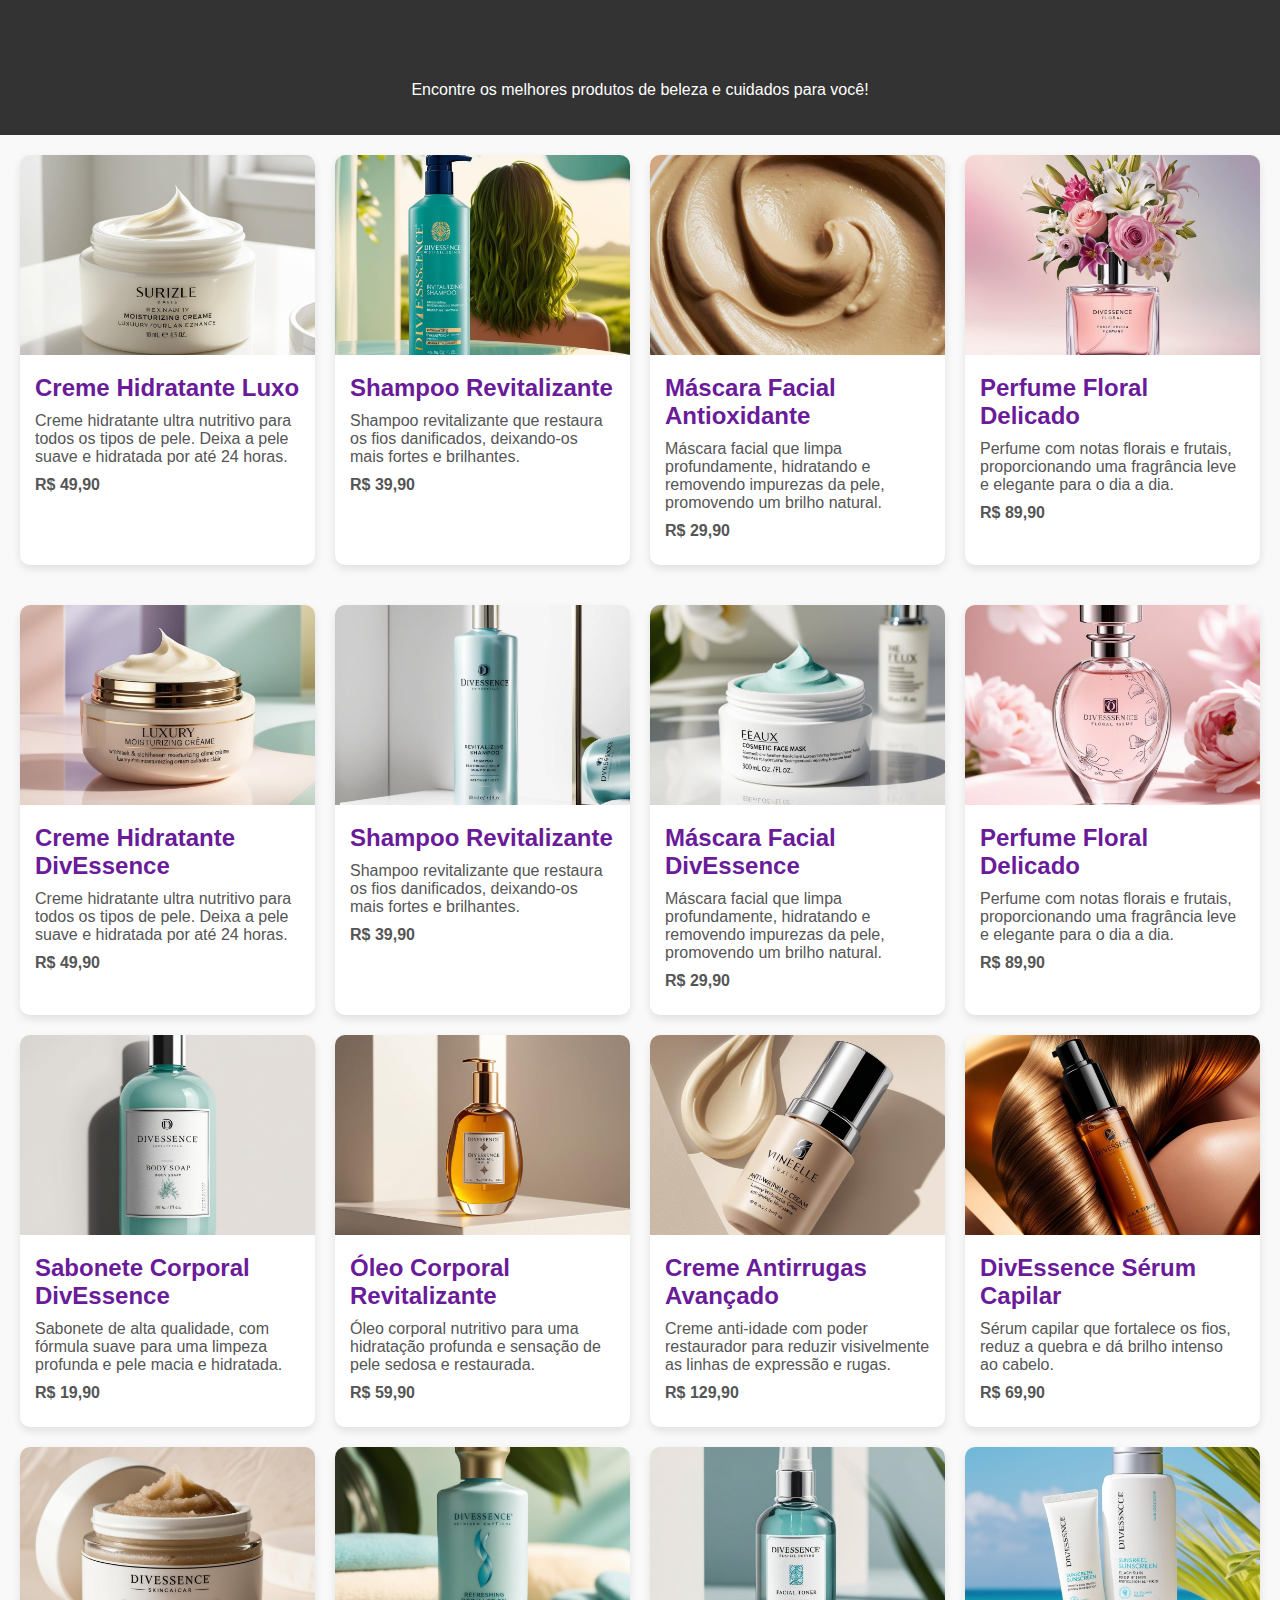
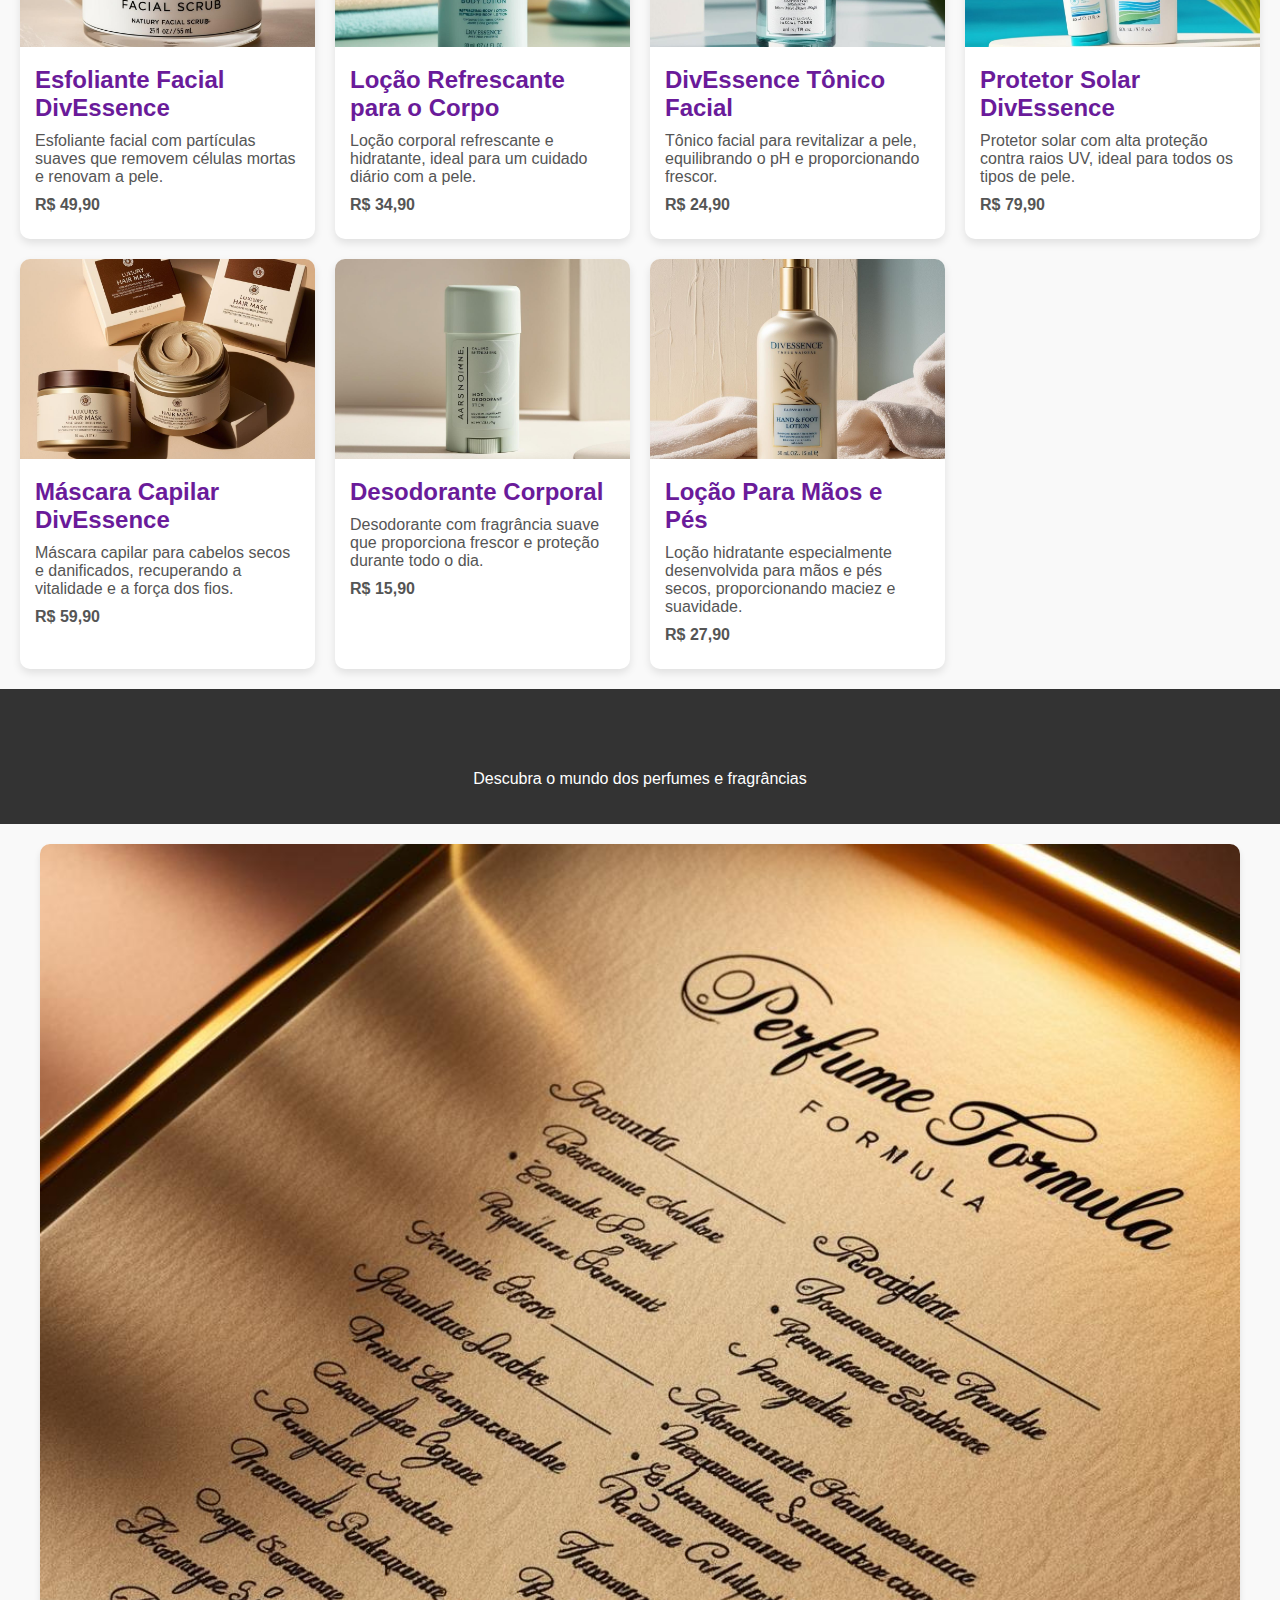
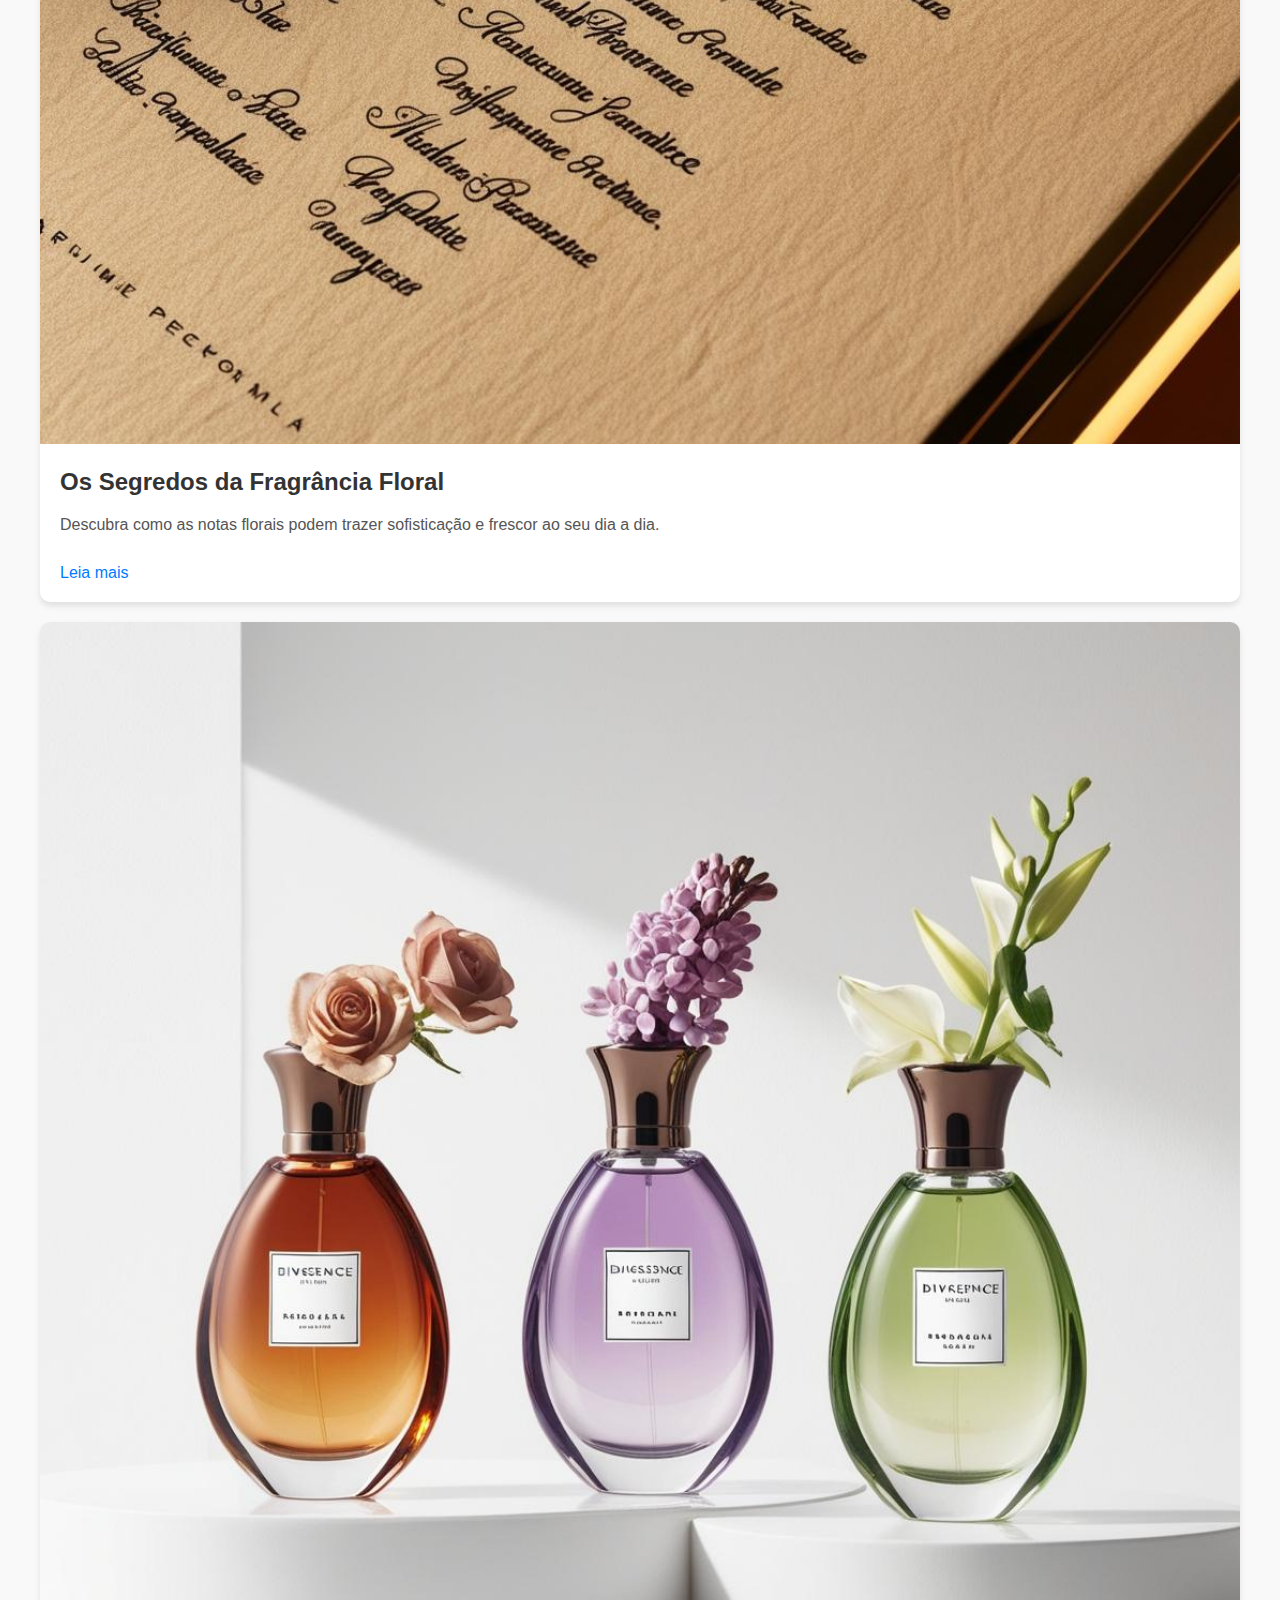
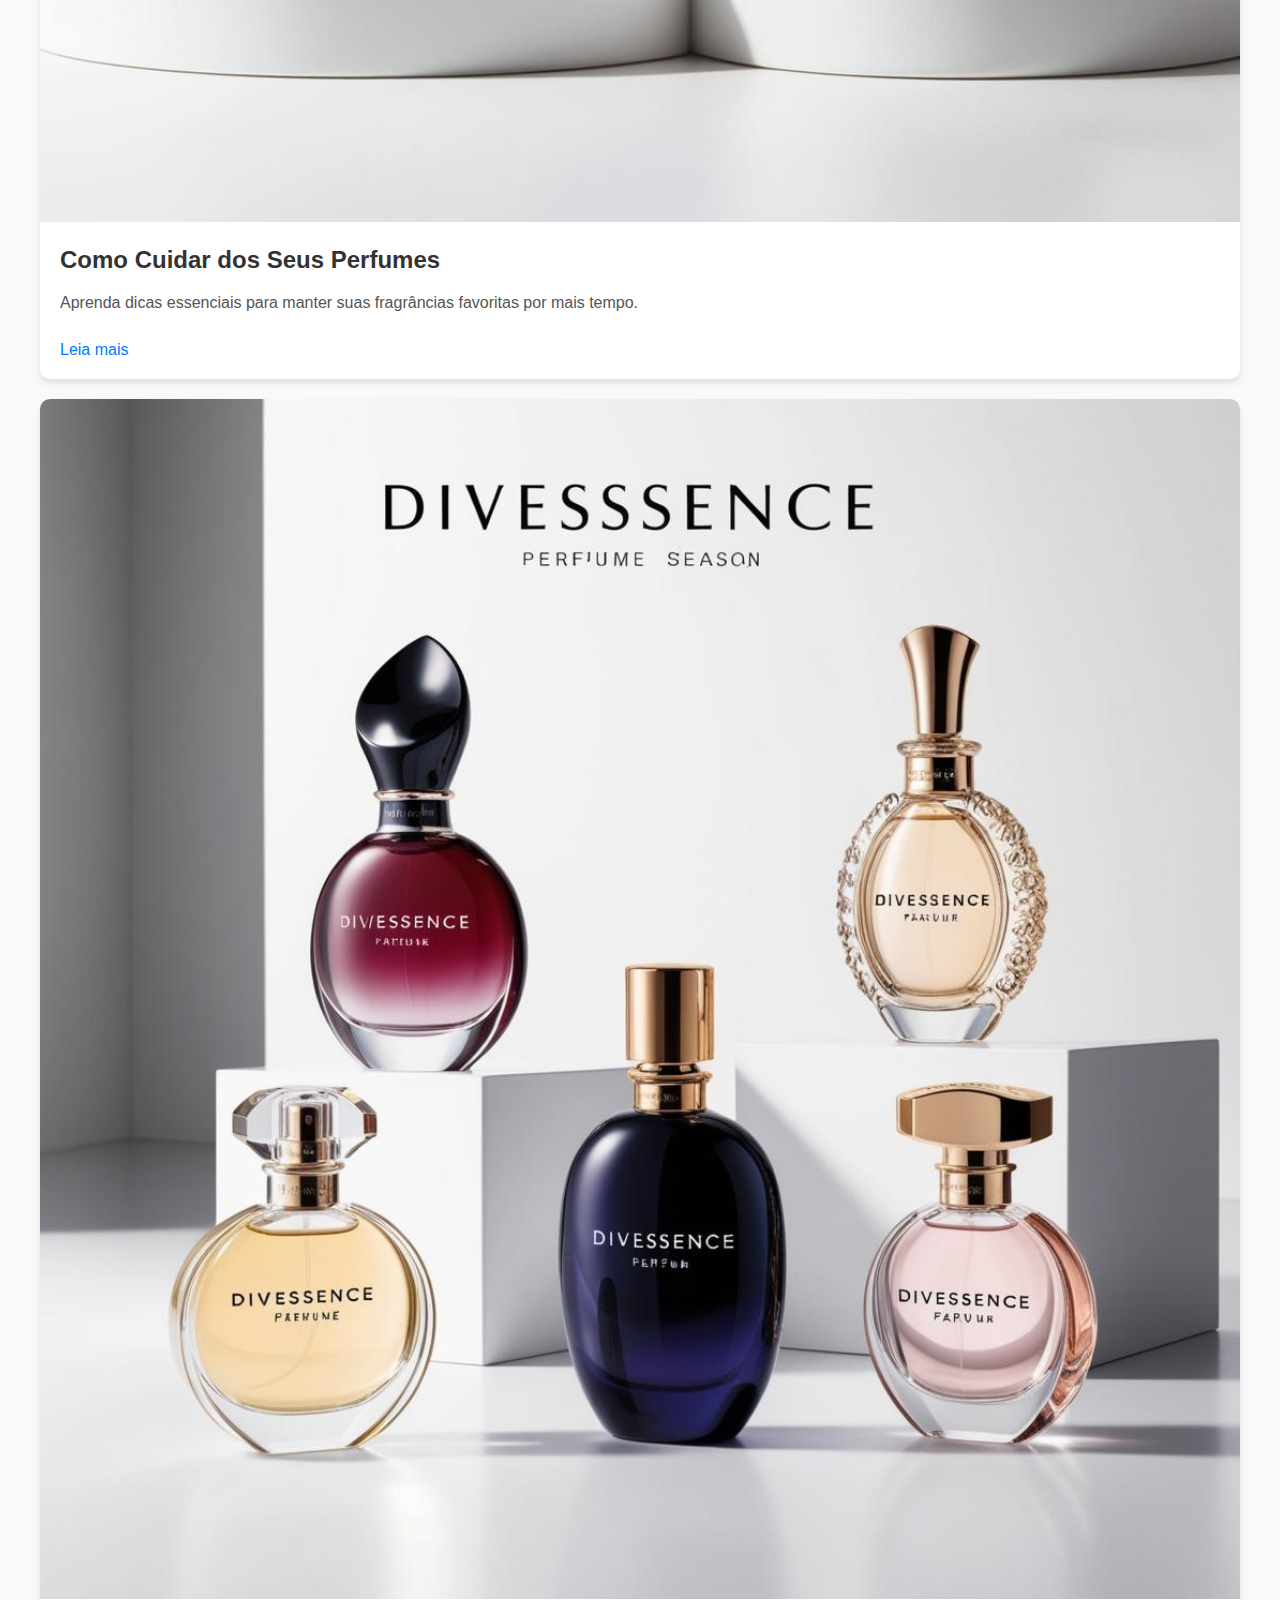
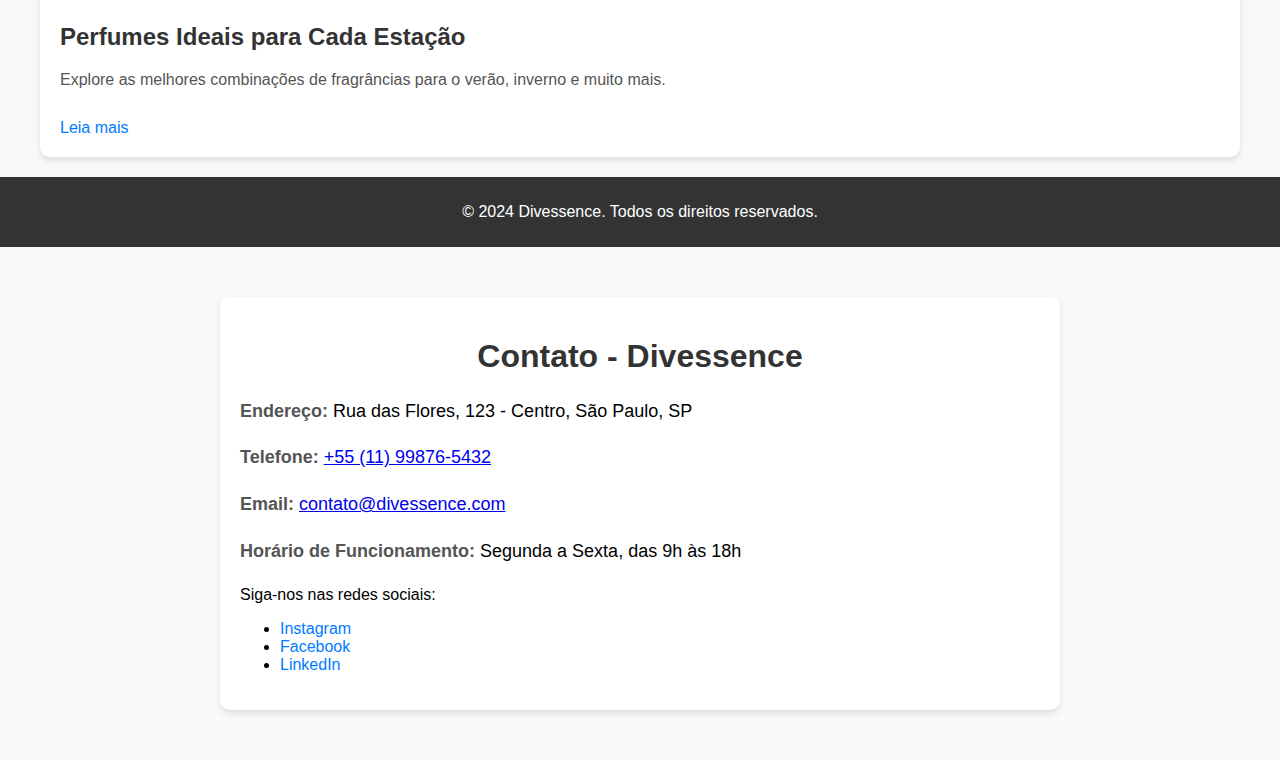
<file: index.html>
<!DOCTYPE html>
<html lang="en">
<head>
    <meta charset="UTF-8">
    <meta name="viewport" content="width=device-width, initial-scale=1.0">
    <title>Document</title>
</head>
<body>
    <!DOCTYPE html>
<html lang="pt-br">
<head>
    <meta charset="UTF-8">
    <meta name="viewport" content="width=device-width, initial-scale=1.0">
    <title>DIVE DivEssence</title>
    <meta name="description" content="esta pagina contem informações basicas sobre este site">
    <style>
        body {
            font-family: Arial, sans-serif;
            margin: 0;
            padding: 0;
            background-color: #f5f5f5;
        }
        header {
            background-color: #6a1b9a;
            color: white;
            padding: 20px;
            text-align: center;
        }
        .catalogo-container {
            display: grid;
            grid-template-columns: repeat(auto-fill, minmax(250px, 1fr));
            gap: 20px;
            padding: 20px;
        }
        .produto {
            background-color: white;
            border-radius: 10px;
            box-shadow: 0 4px 8px rgba(0, 0, 0, 0.1);
            overflow: hidden;
            transition: transform 0.3s ease;
        }
        .produto:hover {
            transform: translateY(-10px);
        }
        .produto img {
            width: 100%;
            height: 200px;
            object-fit: cover;
        }
        .produto-info {
            padding: 15px;
        }
        .produto-info h3 {
            margin: 0;
            font-size: 1.5em;
            color: #6a1b9a;
        }
        .produto-info p {
            color: #555;
            font-size: 1em;
            margin: 10px 0;
        }
        .preco {
            font-size: 1.2em;
            font-weight: bold;
            color: #e91e63;
        }
    </style>
</head>
<body>

<header>
    <h1>ache oque procura aqui melhores da DivEssence</h1>
    <p>Encontre os melhores produtos de beleza e cuidados para você!</p>
</header>

<div class="catalogo-container">
    <!-- Produto 1 -->
    <div class="produto">
        <img src="crme para pele .jpg" alt="Produto 1">
        <div class="produto-info">
            <h3>Creme Hidratante Luxo</h3>
            <p>Creme hidratante ultra nutritivo para todos os tipos de pele. Deixa a pele suave e hidratada por até 24 horas.</p>
            <p class="preco">R$ 49,90</p>
        </div>
    </div>

    <!-- Produto 2 -->
    <div class="produto">
        <img src="kfc.jpg" alt="Produto 2">
        <div class="produto-info">
            <h3>Shampoo Revitalizante</h3>
            <p>Shampoo revitalizante que restaura os fios danificados, deixando-os mais fortes e brilhantes.</p>
            <p class="preco">R$ 39,90</p>
        </div>
    </div>

    <!-- Produto 3 -->
    <div class="produto">
        <img src="mascara fc.jpg" alt="Produto 3">
        <div class="produto-info">
            <h3>Máscara Facial Antioxidante</h3>
            <p>Máscara facial que limpa profundamente, hidratando e removendo impurezas da pele, promovendo um brilho natural.</p>
            <p class="preco">R$ 29,90</p>
        </div>
    </div>

    <!-- Produto 4 -->
    <div class="produto">
        <img src="gpz.jpg" alt="Produto 4">
        <div class="produto-info">
            <h3>Perfume Floral Delicado</h3>
            <p>Perfume com notas florais e frutais, proporcionando uma fragrância leve e elegante para o dia a dia.</p>
            <p class="preco">R$ 89,90</p>
        </div>
    </div>
</div>
<!DOCTYPE html>

<head>
    <meta charset="UTF-8">
    <meta name="viewport" content="width=device-width, initial-scale=1.0">
    <title>DivEssence - Catálogo</title>
    <meta name="description" content="esta pagina contem informações basicas sobre este site">
    <style>
        body {
            font-family: Arial, sans-serif;
            margin: 0;
            padding: 0;
            background-color: #f5f5f5;
        }
        header {
            background-color: #6a1b9a;
            color: white;
            padding: 20px;
            text-align: center;
        }
        .catalogo-container {
            display: grid;
            grid-template-columns: repeat(auto-fill, minmax(250px, 1fr));
            gap: 20px;
            padding: 20px;
        }
        .produto {
            background-color: white;
            border-radius: 10px;
            box-shadow: 0 4px 8px rgba(0, 0, 0, 0.1);
            overflow: hidden;
            transition: transform 0.3s ease;
        }
        .produto:hover {
            transform: translateY(-10px);
        }
        .produto img {
            width: 100%;
            height: 200px;
            object-fit: cover;
        }
        .produto-info {
            padding: 15px;
        }
        .produto-info h3 {
            margin: 0;
            font-size: 1.5em;
            color: #6a1b9a;
        }
        .produto-info p {
            color: #555;
            font-size: 1em;
            margin: 10px 0;
        }
        .preco {
            font-size: 1.2em;
            font-weight: bold;
            color: #e91e63;
        }
    </style>
</head>
<body>


<div class="catalogo-container">
    <!-- Produto 1 -->
    <div class="produto">
        <img src="creme de pele.jpg" alt="Produto 1">
        <div class="produto-info">
            <h3>Creme Hidratante DivEssence</h3>
            <p>Creme hidratante ultra nutritivo para todos os tipos de pele. Deixa a pele suave e hidratada por até 24 horas.</p>
            <p class="preco">R$ 49,90</p>
        </div>
    </div>

    <!-- Produto 2 -->
    <div class="produto">
        <img src="shampoo.jpg" alt="Produto 2">
        <div class="produto-info">
            <h3>Shampoo Revitalizante</h3>
            <p>Shampoo revitalizante que restaura os fios danificados, deixando-os mais fortes e brilhantes.</p>
            <p class="preco">R$ 39,90</p>
        </div>
    </div>

    <!-- Produto 3 -->
    <div class="produto">
        <img src="gp.jpg" alt="Produto 3">
        <div class="produto-info">
            <h3>Máscara Facial DivEssence</h3>
            <p>Máscara facial que limpa profundamente, hidratando e removendo impurezas da pele, promovendo um brilho natural.</p>
            <p class="preco">R$ 29,90</p>
        </div>
    </div>

    <!-- Produto 4 -->
    <div class="produto">
        <img src="perfum.jpg" alt="Produto 4">
        <div class="produto-info">
            <h3>Perfume Floral Delicado</h3>
            <p>Perfume com notas florais e frutais, proporcionando uma fragrância leve e elegante para o dia a dia.</p>
            <p class="preco">R$ 89,90</p>
        </div>
    </div>

    <!-- Produto 5 -->
    <div class="produto">
        <img src="soap dive.jpg" alt="Produto 5">
        <div class="produto-info">
            <h3>Sabonete Corporal DivEssence</h3>
            <p>Sabonete de alta qualidade, com fórmula suave para uma limpeza profunda e pele macia e hidratada.</p>
            <p class="preco">R$ 19,90</p>
        </div>
    </div>

    <!-- Produto 6 -->
    <div class="produto">
        <img src="óleo .jpg" alt="Produto 6">
        <div class="produto-info">
            <h3>Óleo Corporal Revitalizante</h3>
            <p>Óleo corporal nutritivo para uma hidratação profunda e sensação de pele sedosa e restaurada.</p>
            <p class="preco">R$ 59,90</p>
        </div>
    </div>

    <!-- Produto 7 -->
    <div class="produto">
        <img src="ruga .jpg" alt="Produto 7">
        <div class="produto-info">
            <h3>Creme Antirrugas Avançado</h3>
            <p>Creme anti-idade com poder restaurador para reduzir visivelmente as linhas de expressão e rugas.</p>
            <p class="preco">R$ 129,90</p>
        </div>
    </div>

    <!-- Produto 8 -->
    <div class="produto">
        <img src="sérum cp.jpg" alt="Produto 8">
        <div class="produto-info">
            <h3>DivEssence Sérum Capilar</h3>
            <p>Sérum capilar que fortalece os fios, reduz a quebra e dá brilho intenso ao cabelo.</p>
            <p class="preco">R$ 69,90</p>
        </div>
    </div>

    <!-- Produto 9 -->
    <div class="produto">
        <img src="efoleante.jpg" alt="Produto 9">
        <div class="produto-info">
            <h3>Esfoliante Facial DivEssence</h3>
            <p>Esfoliante facial com partículas suaves que removem células mortas e renovam a pele.</p>
            <p class="preco">R$ 49,90</p>
        </div>
    </div>

    <!-- Produto 10 -->
    <div class="produto">
        <img src="refrescante.jpg" alt="Produto 10">
        <div class="produto-info">
            <h3>Loção Refrescante para o Corpo</h3>
            <p>Loção corporal refrescante e hidratante, ideal para um cuidado diário com a pele.</p>
            <p class="preco">R$ 34,90</p>
        </div>
    </div>

    <!-- Produto 11 -->
    <div class="produto">
        <img src="tonico.jpg" alt="Produto 11">
        <div class="produto-info">
            <h3>DivEssence Tônico Facial</h3>
            <p>Tônico facial para revitalizar a pele, equilibrando o pH e proporcionando frescor.</p>
            <p class="preco">R$ 24,90</p>
        </div>
    </div>

    <!-- Produto 12 -->
    <div class="produto">
        <img src="protetor.jpg" alt="Produto 12">
        <div class="produto-info">
            <h3>Protetor Solar DivEssence</h3>
            <p>Protetor solar com alta proteção contra raios UV, ideal para todos os tipos de pele.</p>
            <p class="preco">R$ 79,90</p>
        </div>
    </div>

    <!-- Produto 13 -->
    <div class="produto">
        <img src="mascara capilar.jpg" alt="Produto 13">
        <div class="produto-info">
            <h3>Máscara Capilar DivEssence</h3>
            <p>Máscara capilar para cabelos secos e danificados, recuperando a vitalidade e a força dos fios.</p>
            <p class="preco">R$ 59,90</p>
        </div>
    </div>

    <!-- Produto 14 -->
    <div class="produto">
        <img src="desodorante.jpg" alt="Produto 14">
        <div class="produto-info">
            <h3>Desodorante Corporal</h3>
            <p>Desodorante com fragrância suave que proporciona frescor e proteção durante todo o dia.</p>
            <p class="preco">R$ 15,90</p>
        </div>
    </div>

    <!-- Produto 15 -->
    <div class="produto">
        <img src="loção.jpg" alt="Produto 15">
        <div class="produto-info">
            <h3>Loção Para Mãos e Pés</h3>
            <p>Loção hidratante especialmente desenvolvida para mãos e pés secos, proporcionando maciez e suavidade.</p>
            <p class="preco">R$ 27,90</p>
        </div>
    </div>

</div><!DOCTYPE html>
<html lang="pt-BR">
<head>
    <meta charset="UTF-8">
    <meta name="viewport" content="width=device-width, initial-scale=1.0">
    <title>Blog Divessence</title>
    <meta name="description" content="esta pagina contem informações basicas sobre este site">
    <style>
        body {
            font-family: Arial, sans-serif;
            margin: 0;
            padding: 0;
            background-color: #f9f9f9;
        }
        header {
            background-color: #333;
            color: #fff;
            padding: 20px 0;
            text-align: center;
        }
        header h1 {
            margin: 0;
            font-size: 2.5rem;
        }
        .container {
            max-width: 1200px;
            margin: 20px auto;
            padding: 0 15px;
        }
        .post {
            background: #fff;
            border-radius: 10px;
            box-shadow: 0 4px 6px rgba(0, 0, 0, 0.1);
            margin-bottom: 20px;
            overflow: hidden;
        }
        .post img {
            width: 100%;
            height: auto;
        }
        .post-content {
            padding: 20px;
        }
        .post-content h2 {
            margin: 0 0 10px;
            color: #333;
        }
        .post-content p {
            color: #555;
            line-height: 1.6;
        }
        .post-content a {
            display: inline-block;
            margin-top: 10px;
            color: #007BFF;
            text-decoration: none;
        }
        .post-content a:hover {
            text-decoration: underline;
        }
        footer {
            text-align: center;
            padding: 10px 0;
            background: #333;
            color: #fff;
            margin-top: 20px;
        }
    </style>
</head>
<body>

<header>
    <h1>Blog Divessence</h1>
    <p>Descubra o mundo dos perfumes e fragrâncias</p>
</header>

<div class="container">
    <!-- Post 1 -->
    <div class="post">
        <img src="formula src.jpg" alt="Fragrância Floral">
        <div class="post-content">
            <h2>Os Segredos da Fragrância Floral</h2>
            <p>Descubra como as notas florais podem trazer sofisticação e frescor ao seu dia a dia.</p>
            <a href="#">Leia mais</a>
        </div>
    </div>

    <!-- Post 2 -->
    <div class="post">
        <img src="florais nt.jpg" alt="Cuidados com Perfumes">
        <div class="post-content">
            <h2>Como Cuidar dos Seus Perfumes</h2>
            <p>Aprenda dicas essenciais para manter suas fragrâncias favoritas por mais tempo.</p>
            <a href="#">Leia mais</a>
        </div>
    </div>

    <!-- Post 3 -->
    <div class="post">
        <img src="estação .jpg" alt="Perfumes e Estações">
        <div class="post-content">
            <h2>Perfumes Ideais para Cada Estação</h2>
            <p>Explore as melhores combinações de fragrâncias para o verão, inverno e muito mais.</p>
            <a href="#">Leia mais</a>
        </div>
    </div>
</div>

<footer>
    <p>&copy; 2024 Divessence. Todos os direitos reservados.</p>
</footer>

</body>
</html>

<!DOCTYPE html>
<html lang="pt-BR">
<head>
    <meta charset="UTF-8">
    <meta name="viewport" content="width=device-width, initial-scale=1.0">
    <title>Contato - Divessence</title>
    <meta name="description" content="esta pagina contem informações basicas sobre este site">
    <style>
        body {
            font-family: Arial, sans-serif;
            margin: 0;
            padding: 0;
            background-color: #f9f9f9;
        }
        .contact-section {
            max-width: 800px;
            margin: 50px auto;
            background: #fff;
            border-radius: 10px;
            box-shadow: 0 4px 6px rgba(0, 0, 0, 0.1);
            padding: 20px;
        }
        h1 {
            text-align: center;
            color: #333;
        }
        .contact-info {
            margin: 20px 0;
            font-size: 18px;
            line-height: 1.6;
        }
        .contact-info span {
            font-weight: bold;
            color: #555;
        }
        .contact-links a {
            text-decoration: none;
            color: #007BFF;
        }
        .contact-links a:hover {
            text-decoration: underline;
        }
    </style>
</head>
<body>
    <div class="contact-section">
        <h1>Contato - Divessence</h1>
        <div class="contact-info">
            <p><span>Endereço:</span> Rua das Flores, 123 - Centro, São Paulo, SP</p>
            <p><span>Telefone:</span> <a href="tel:+5511998765432">+55 (11) 99876-5432</a></p>
            <p><span>Email:</span> <a href="mailto:contato@divessence.com">contato@divessence.com</a></p>
            <p><span>Horário de Funcionamento:</span> Segunda a Sexta, das 9h às 18h</p>
        </div>
        <div class="contact-links">
            <p>Siga-nos nas redes sociais:</p>
            <ul>
                <li><a href="https://www.instagram.com/divessence" target="_blank">Instagram</a></li>
                <li><a href="https://www.facebook.com/divessence" target="_blank">Facebook</a></li>
                <li><a href="https://www.linkedin.com/company/divessence" target="_blank">LinkedIn</a></li>
            </ul>
        </div>
    </div>
</body>
</html>

</body>
</html>

</body>
</html>
</file>
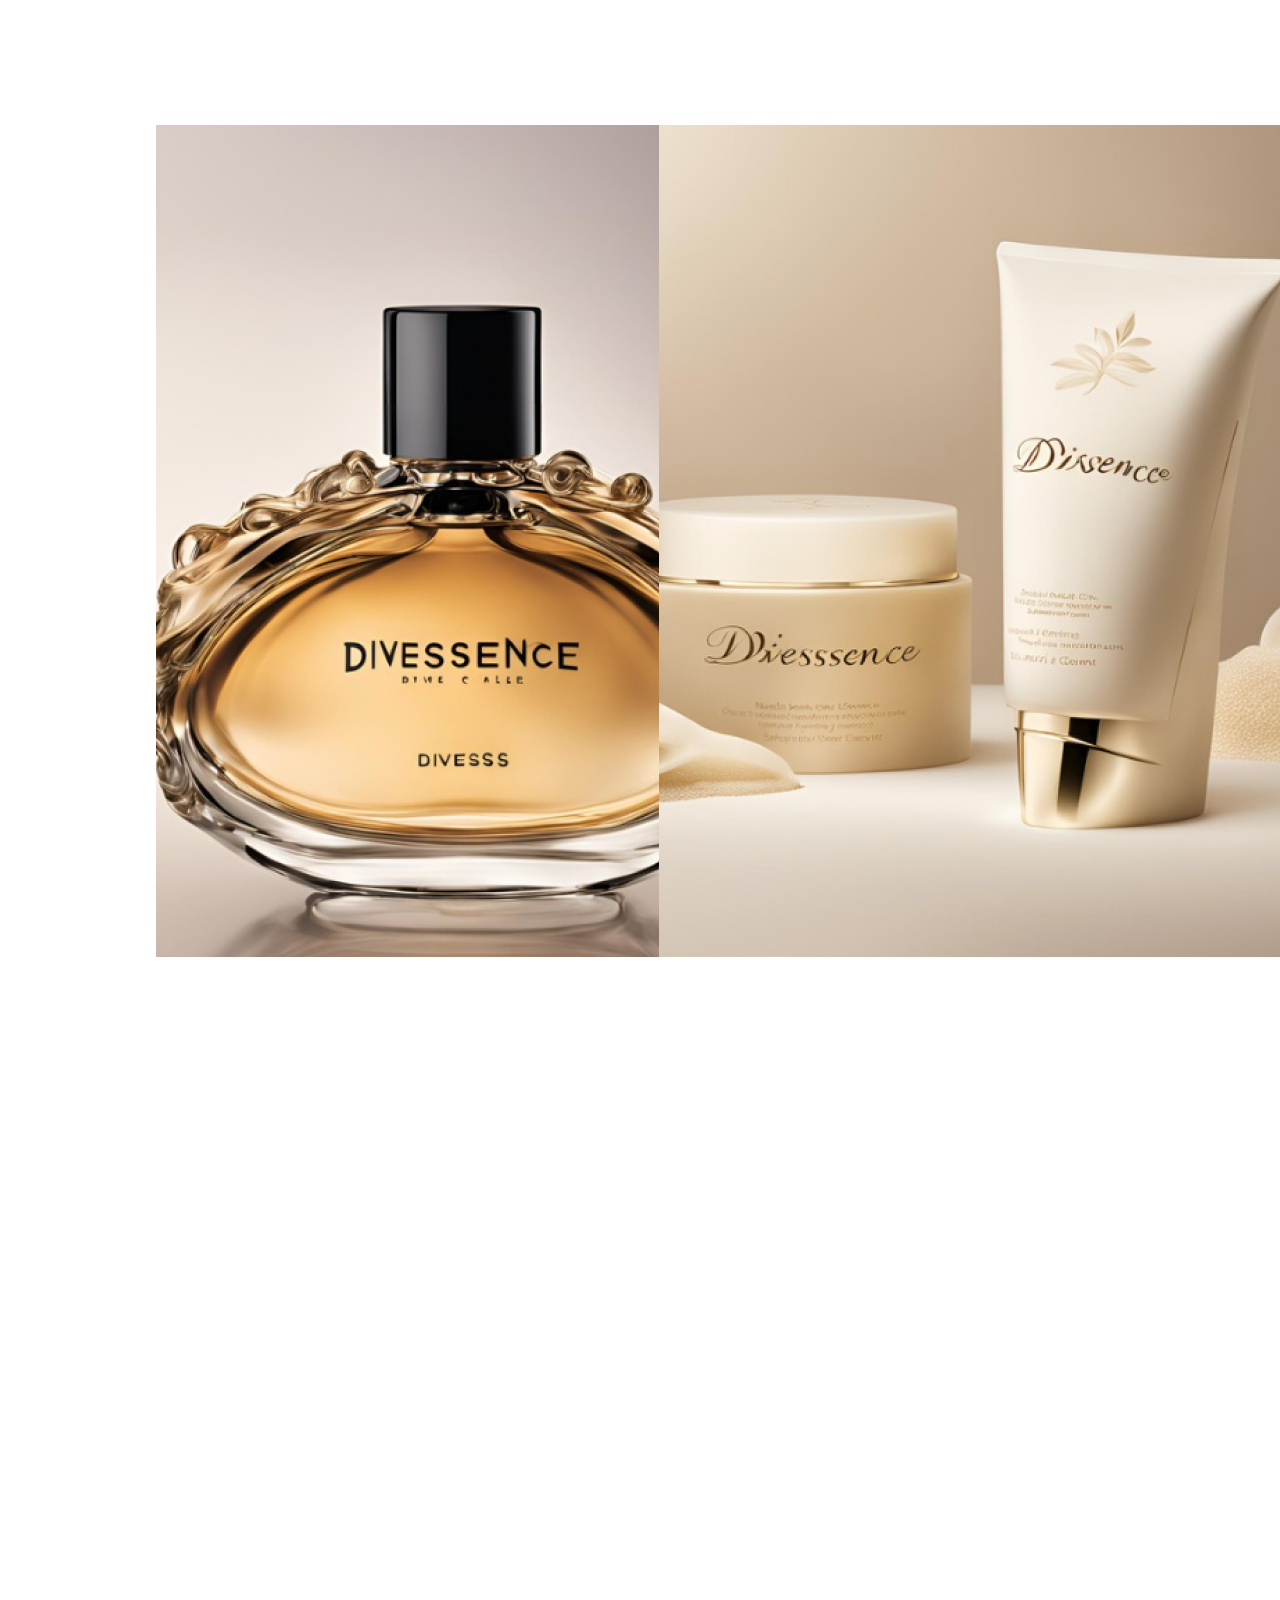
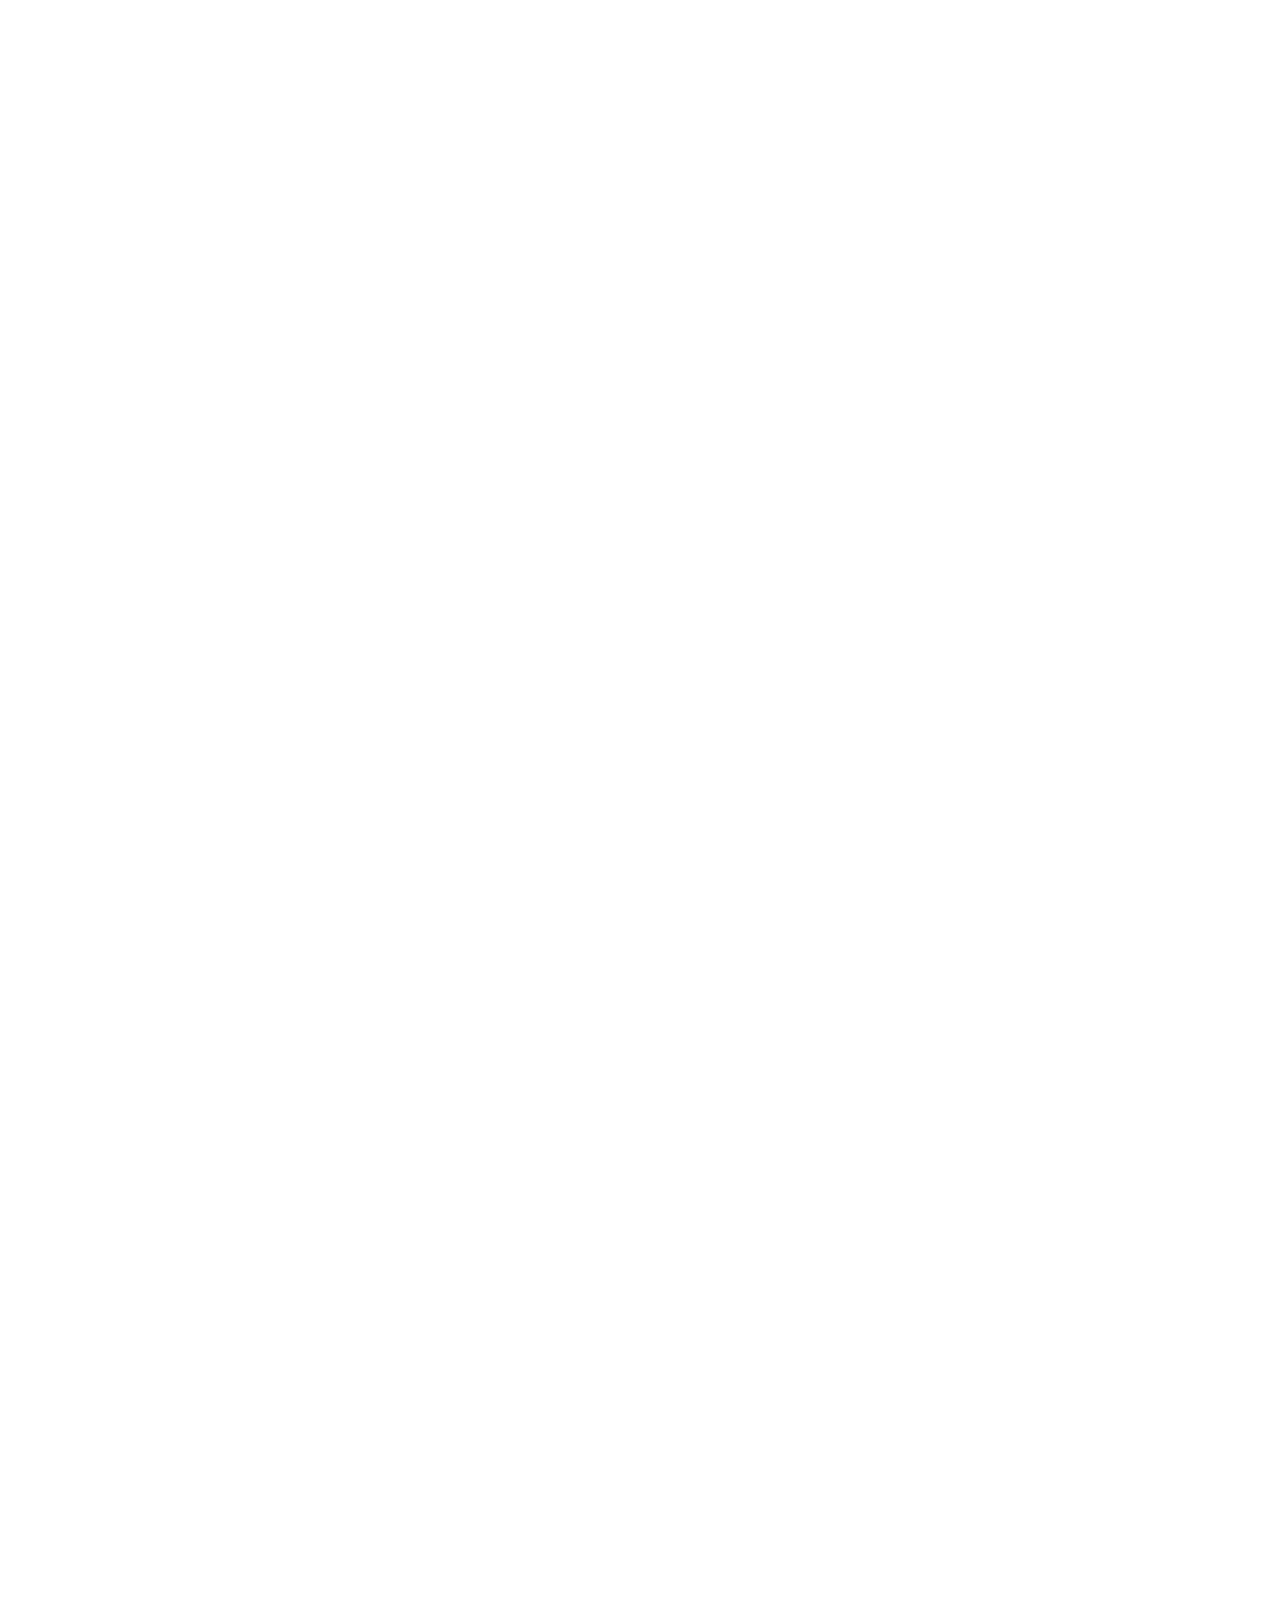
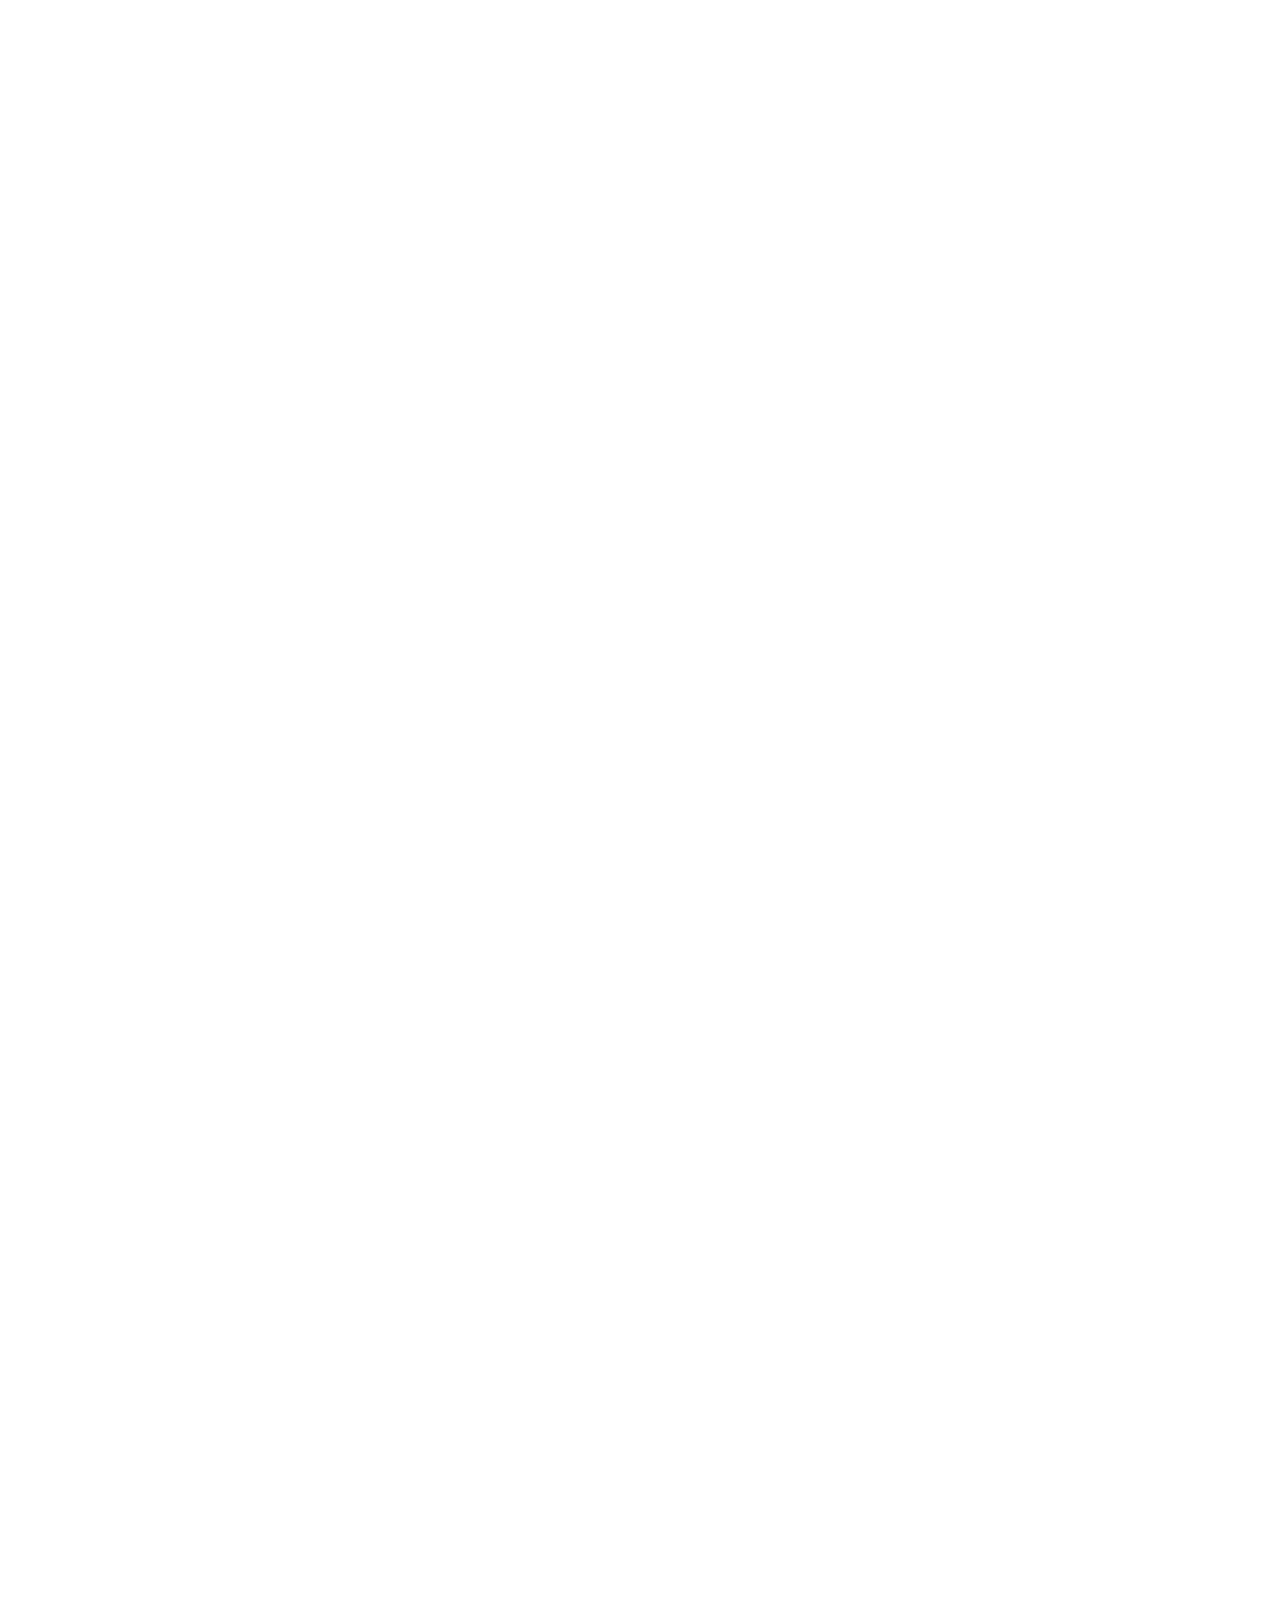
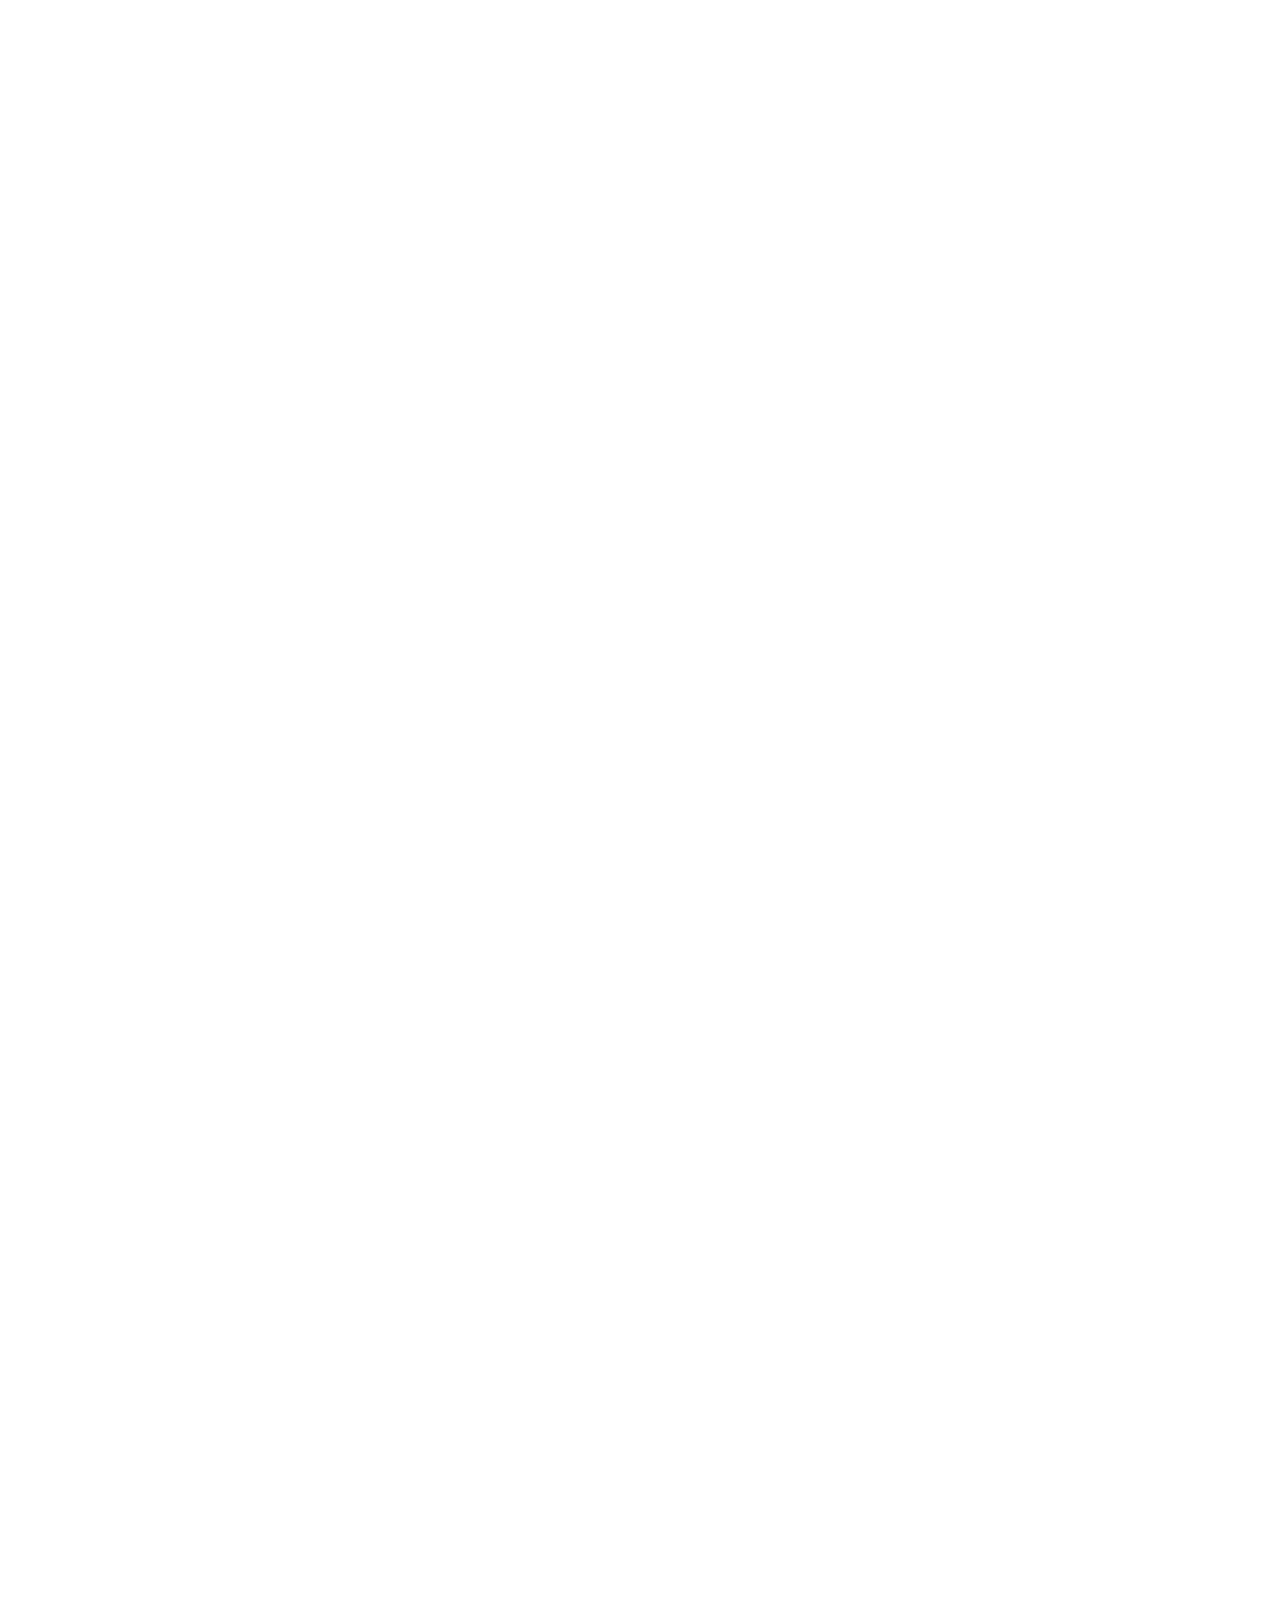
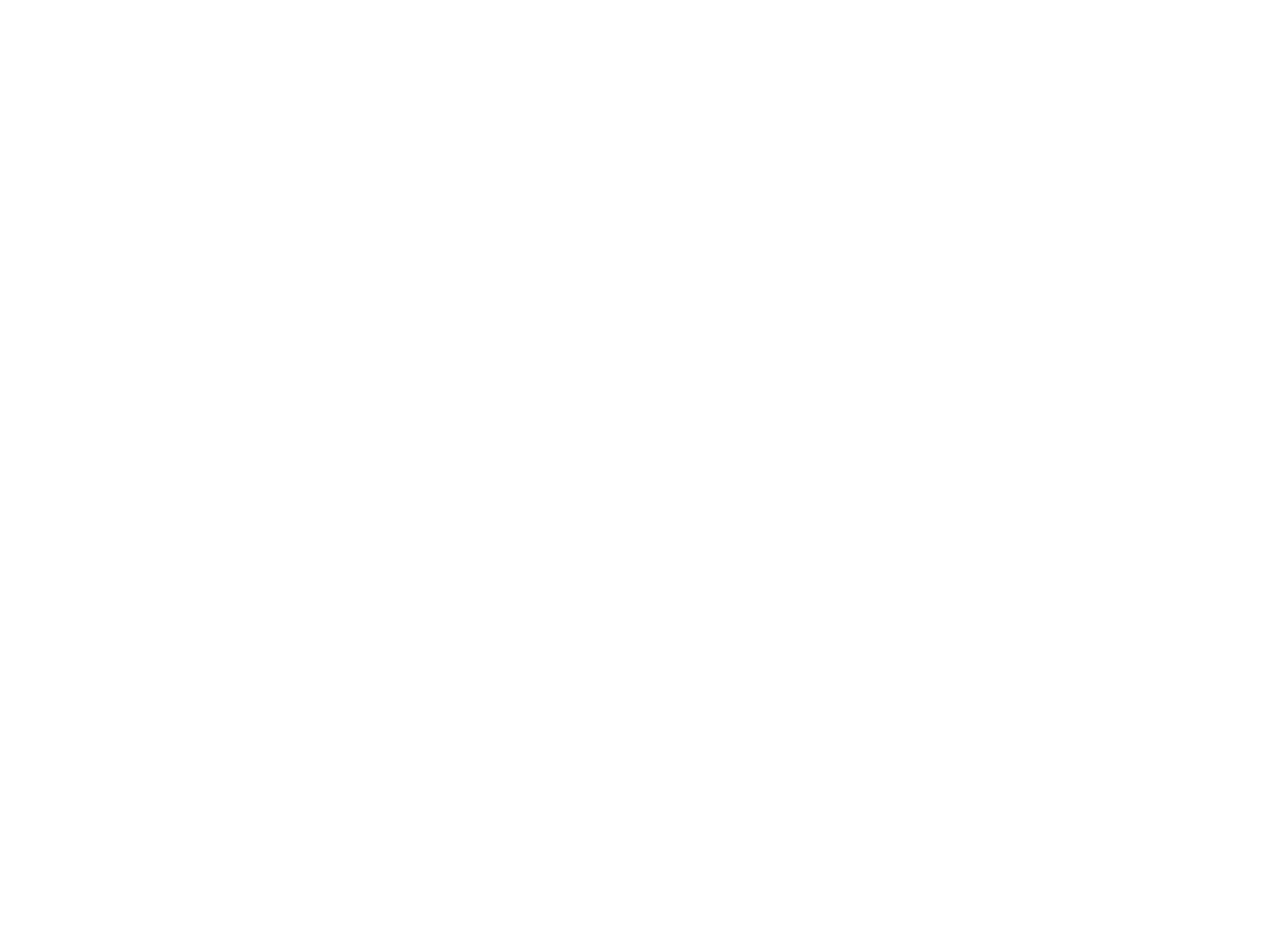
<file: Divesscence-main/index.html>
<!DOCTYPE html>
<html lang="pt-br">
<head>
    <meta charset="UTF-8">
    <meta name="viewport" content="width=device-width, initial-scale=1.0">
    <title>DivEssence</title>
    <link rel="stylesheet" href="style.css">
</head>
<body>
    <div class="container"> 
        <div class="image-box" id="img1">
            <img src="image 1.png" alt="imagem 1" class="clickable-img">
        </div>
        <div class="image-box" id="img1">
            <img src="image 2.png" alt="imagem 1" class="clickable-img">
        </div>
    </div>

<script>
    document.getElementById('img1').onclick = function() {
        window.location.href = 'pagina1.html';
    }
    document.getElementById('img1').onclick = function() {
        window.location.href = 'pagina1.html';
    }
</script>

</body>
</html>
</file>
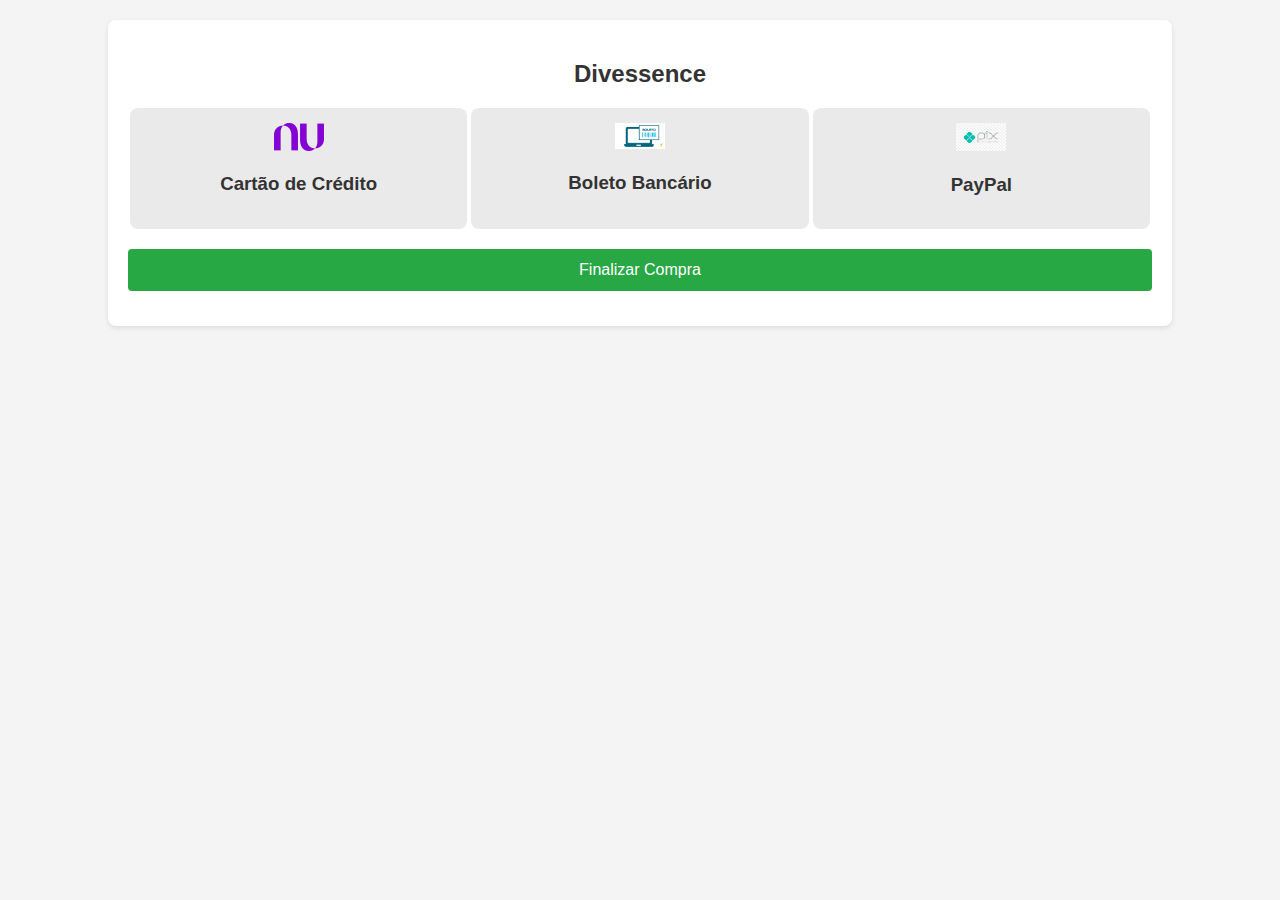
<file: boleto.html>
<!DOCTYPE html>
<html lang="pt-br">
<head>
    <meta charset="UTF-8">
    <meta name="viewport" content="width=device-width, initial-scale=1.0">
    <title>Divessence</title>
    <style>
        body {
            font-family: Arial, sans-serif;
            background-color: #f4f4f4;
            margin: 0;
            padding: 0;
        }
        .container {
            width: 80%;
            margin: 20px auto;
            background-color: #fff;
            padding: 20px;
            border-radius: 8px;
            box-shadow: 0 2px 5px rgba(0, 0, 0, 0.1);
        }
        h2 {
            text-align: center;
            color: #333;
        }
        .payment-options {
            display: flex;
            justify-content: space-around;
            margin: 20px 0;
        }
        .payment-option {
            background-color: #eaeaea;
            padding: 15px;
            border-radius: 8px;
            width: 30%;
            text-align: center;
            cursor: pointer;
            transition: background-color 0.3s;
        }
        .payment-option:hover {
            background-color: #d3d3d3;
        }
        .payment-option input {
            display: none;
        }
        .payment-option label {
            cursor: pointer;
            display: block;
        }
        .form-group {
            margin: 15px 0;
        }
        label {
            font-size: 16px;
            color: #333;
        }
        input[type="text"], input[type="number"], input[type="email"] {
            width: 100%;
            padding: 10px;
            font-size: 16px;
            border: 1px solid #ccc;
            border-radius: 4px;
        }
        .btn {
            background-color: #28a745;
            color: white;
            padding: 12px 20px;
            border: none;
            border-radius: 4px;
            cursor: pointer;
            font-size: 16px;
            width: 100%;
            transition: background-color 0.3s;
        }
        .btn:hover {
            background-color: #218838;
        }
    </style>
</head>
<body>

<div class="container">
    <h2>Divessence</h2>

    <!-- Opções de pagamento -->
    <div class="payment-options">
        <div class="payment-option">
            <input type="radio" id="credit-card" name="payment" value="credit-card">
            <label for="credit-card">
                <img src="Nubank_logo_2021.svg.png" alt="Cartão de Crédito" width="50px">
                <h3>Cartão de Crédito</h3>
            </label>
        </div>
        <div class="payment-option">
            <input type="radio" id="boleto" name="payment" value="boleto">
            <label for="boleto">
                <img src="boleto.png" alt="Boleto Bancário" width="50px">
                <h3>Boleto Bancário</h3>
            </label>
        </div>
        <div class="payment-option">
            <input type="radio" id="paypal" name="payment" value="paypal">
            <label for="paypal">
                <img src="pix.png" alt="PayPal" width="50px">
                <h3>PayPal</h3>
            </label>
        </div>
    </div>

    <!-- Formulário de pagamento -->
    <form id="payment-form">
        <!-- Cartão de Crédito -->
        <div id="credit-card-info" class="payment-info" style="display: none;">
            <div class="form-group">
                <label for="card-number">Número do Cartão</label>
                <input type="number" id="card-number" name="card-number" placeholder="Digite o número do cartão" required>
            </div>
            <div class="form-group">
                <label for="card-name">Nome no Cartão</label>
                <input type="text" id="card-name" name="card-name" placeholder="Nome conforme no cartão" required>
            </div>
            <div class="form-group">
                <label for="card-expiry">Data de Validade</label>
                <input type="text" id="card-expiry" name="card-expiry" placeholder="MM/AA" required>
            </div>
            <div class="form-group">
                <label for="card-cvc">Código de Segurança</label>
                <input type="number" id="card-cvc" name="card-cvc" placeholder="Código CVV" required>
            </div>
        </div>

        <!-- Boleto Bancário -->
        <div id="boleto-info" class="payment-info" style="display: none;">
            <p>Você receberá o boleto no seu e-mail após a confirmação da compra.</p>
        </div>

        <!-- PayPal -->
        <div id="paypal-info" class="payment-info" style="display: none;">
            <p>Será redirecionado para o PayPal para finalizar o pagamento.</p>
        </div>

        <!-- Botão de finalizar compra -->
        <div class="form-group">
            <button type="submit" class="btn">Finalizar Compra</button>
        </div>
    </form>
</div>

<script>
    // Exibir o formulário correto com base na opção de pagamento
    const radioButtons = document.querySelectorAll('input[name="payment"]');
    const creditCardInfo = document.getElementById('credit-card-info');
    const boletoInfo = document.getElementById('boleto-info');
    const paypalInfo = document.getElementById('paypal-info');

    radioButtons.forEach(radio => {
        radio.addEventListener('change', function() {
            creditCardInfo.style.display = 'none';
            boletoInfo.style.display = 'none';
            paypalInfo.style.display = 'none';

            if (this.value === 'credit-card') {
                creditCardInfo.style.display = 'block';
            } else if (this.value === 'boleto') {
                boletoInfo.style.display = 'block';
            } else if (this.value === 'paypal') {
                paypalInfo.style.display = 'block';
            }
        });
    });
</script>

</body>
</html>
</file>
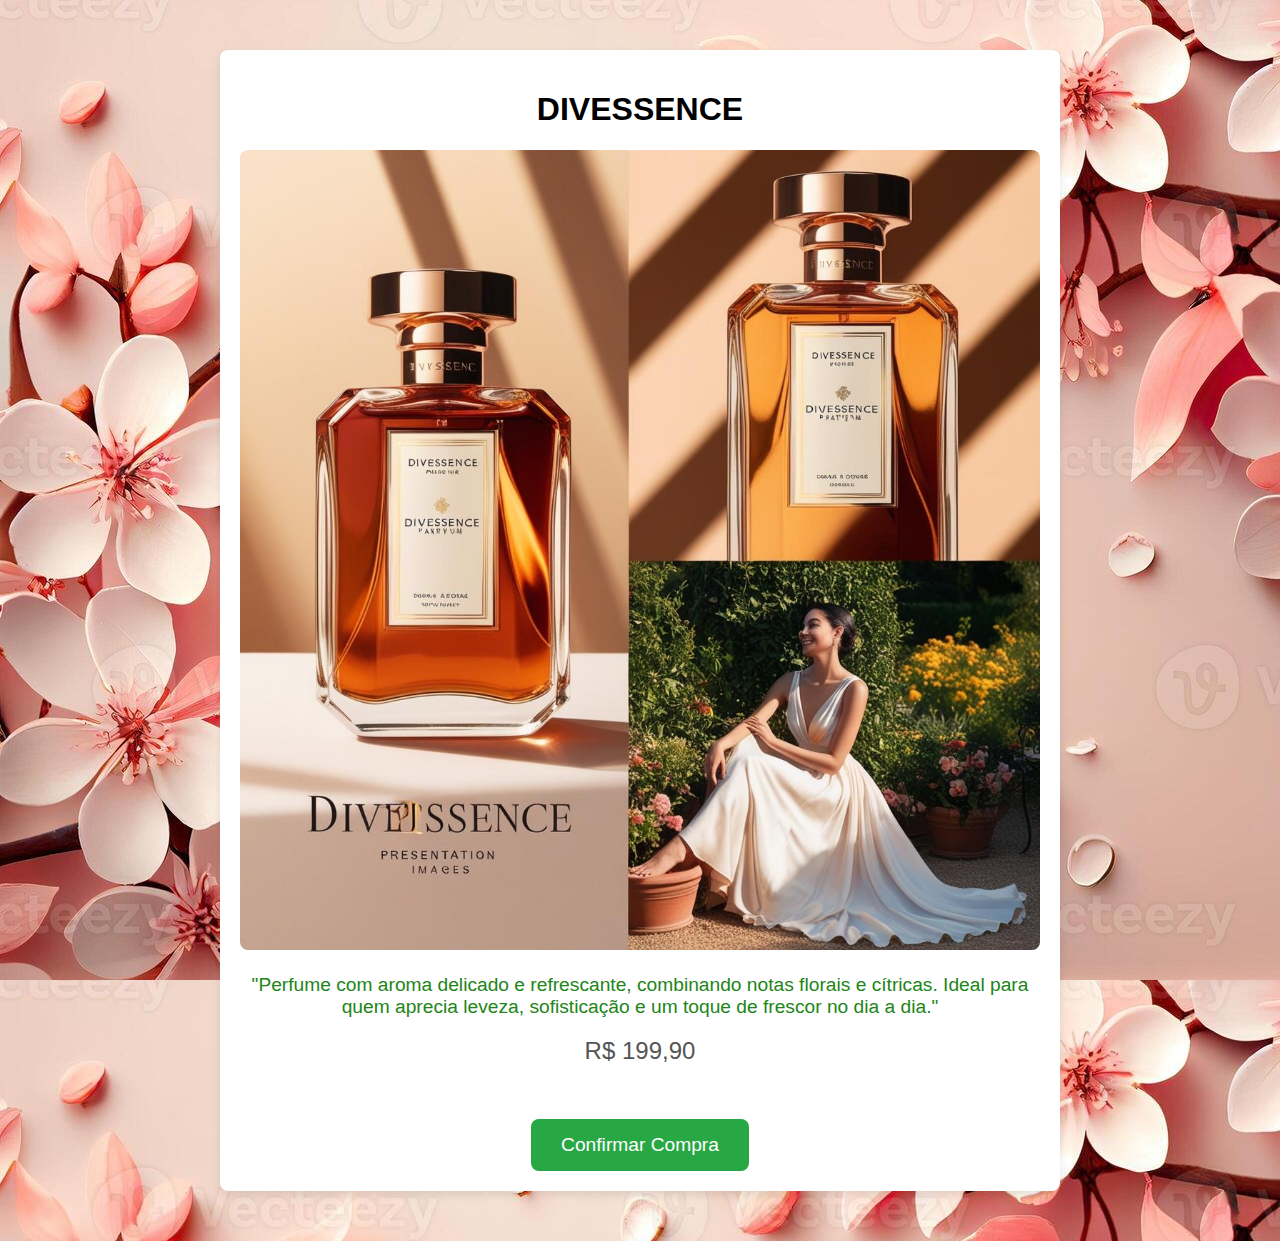
<file: comprando.html>
<!DOCTYPE html>
<html lang="pt-BR">
<head>
    <meta charset="UTF-8">
    <meta name="viewport" content="width=device-width, initial-scale=1.0">
    <title>Divessence</title>
    <style>
        body {
            font-family: Arial, sans-serif;
            margin: 0;
            padding: 0;
            background-image: url(flores.jpg)
        }
        .container {
            max-width: 800px;
            margin: 50px auto;
            padding: 20px;
            background-color: #fff;
            border-radius: 8px;
            box-shadow: 0 4px 8px rgba(0, 0, 0, 0.1);
            text-align: center;
        }
        .product-image {
            max-width: 100%;
            height: auto;
            border-radius: 8px;
        }
        .product-description {
            margin-top: 20px;
            font-size: 1.2em;
            color: #218518;
        }
        .product-price {
            margin-top: 10px;
            font-size: 1.5em;
            color: #555;
        }
        .checkout-btn {
            display: inline-block;
            margin-top: 30px;
            padding: 15px 30px;
            font-size: 1.2em;
            color: #fff;
            background-color: #28a745;
            border: none;
            border-radius: 8px;
            text-decoration: none;
            cursor: pointer;
        }
        .checkout-btn:hover {
            background-color: #218838;
        }
    </style>
</head>
<body>
    <div class="container">
        <h1>DIVESSENCE</h1>
        <img src="imgm2.jpg" alt="Imagem do Produto" class="product-image">
        <p class="product-description">"Perfume com aroma delicado e refrescante, combinando notas florais e cítricas. Ideal para quem aprecia leveza, sofisticação e um toque de frescor no dia a dia."</p>
        <p class="product-price">R$ 199,90</p>
        <a href="confirmar-compra.html" class="checkout-btn">Confirmar Compra</a>
    </div>
</body>
</html>
</file>
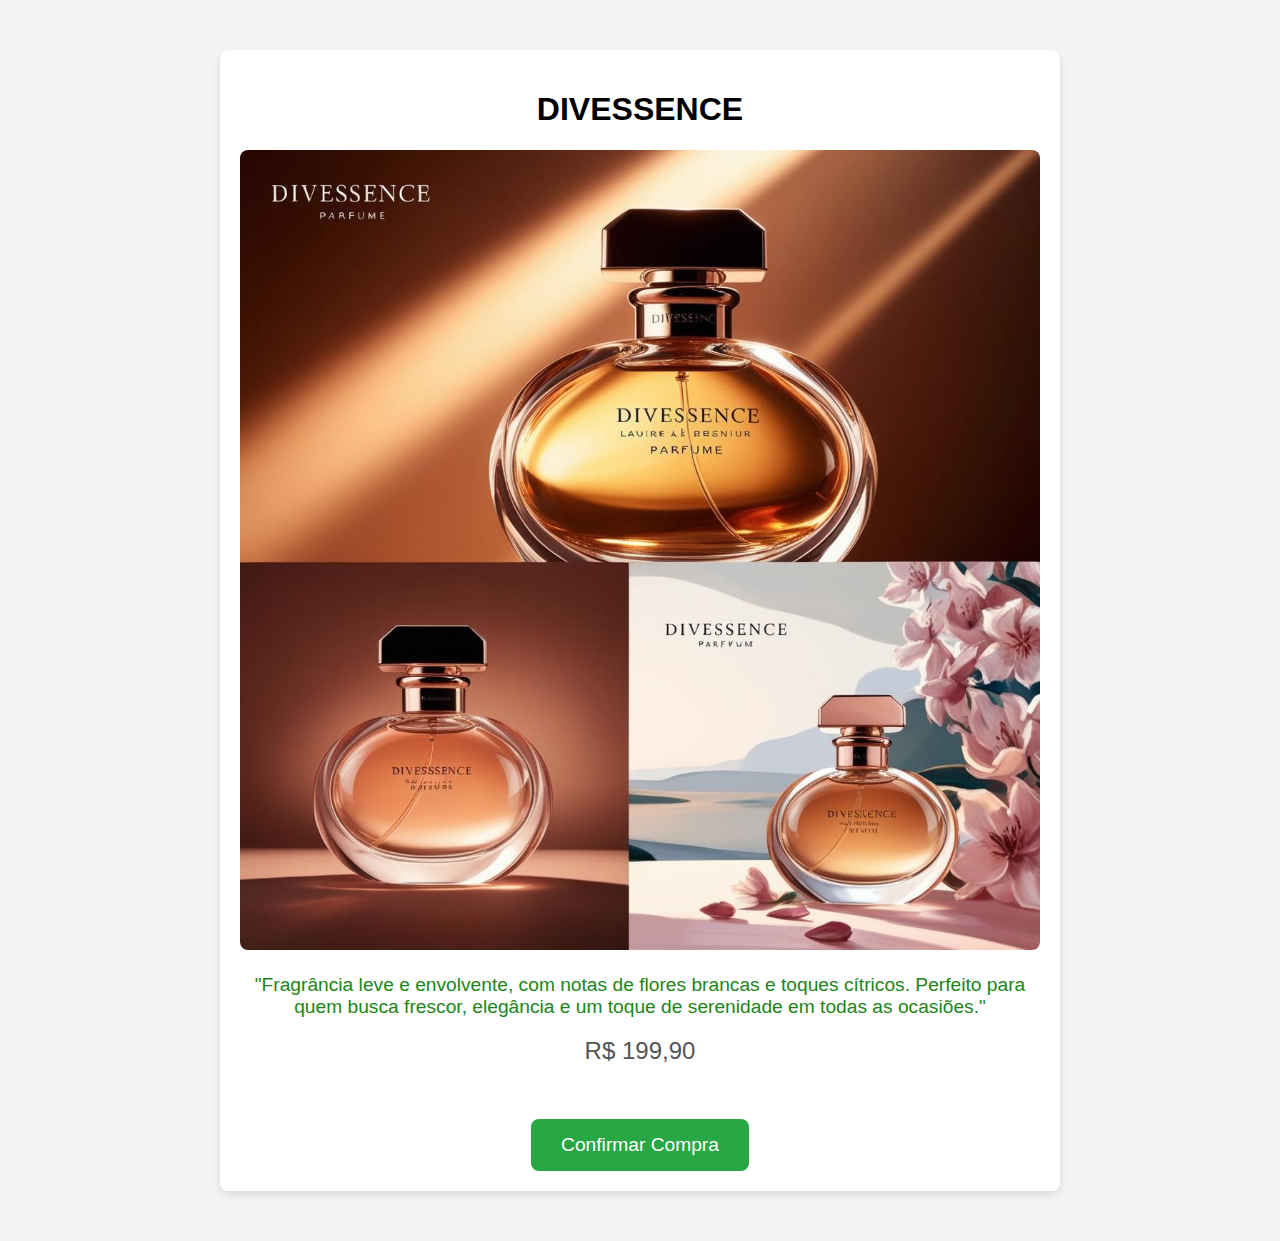
<file: compras.html>
<!DOCTYPE html>
<html lang="pt-BR">
<head>
    <meta charset="UTF-8">
    <meta name="viewport" content="width=device-width, initial-scale=1.0">
    <title>Divessence</title>
    <style>
        body {
            font-family: Arial, sans-serif;
            margin: 0;
            padding: 0;
            background-color: #f4f4f4;
        }
        .container {
            max-width: 800px;
            margin: 50px auto;
            padding: 20px;
            background-color: #fff;
            border-radius: 8px;
            box-shadow: 0 4px 8px rgba(0, 0, 0, 0.1);
            text-align: center;
        }
        .product-image {
            max-width: 100%;
            height: auto;
            border-radius: 8px;
        }
        .product-description {
            margin-top: 20px;
            font-size: 1.2em;
            color: #218518;
        }
        .product-price {
            margin-top: 10px;
            font-size: 1.5em;
            color: #555;
        }
        .checkout-btn {
            display: inline-block;
            margin-top: 30px;
            padding: 15px 30px;
            font-size: 1.2em;
            color: #fff;
            background-color: #28a745;
            border: none;
            border-radius: 8px;
            text-decoration: none;
            cursor: pointer;
        }
        .checkout-btn:hover {
            background-color: #218838;
        }
    </style>
</head>
<body>
    <div class="container">
        <h1>DIVESSENCE</h1>
        <img src="img1.jpg" alt="Imagem do Produto" class="product-image">
        <p class="product-description">"Fragrância leve e envolvente, com notas de flores brancas e toques cítricos. Perfeito para quem busca frescor, elegância e um toque de serenidade em todas as ocasiões."</p>
        <p class="product-price">R$ 199,90</p>
        <a href="confirmar-compra.html" class="checkout-btn">Confirmar Compra</a>
    </div>
</body>
</html>
</file>
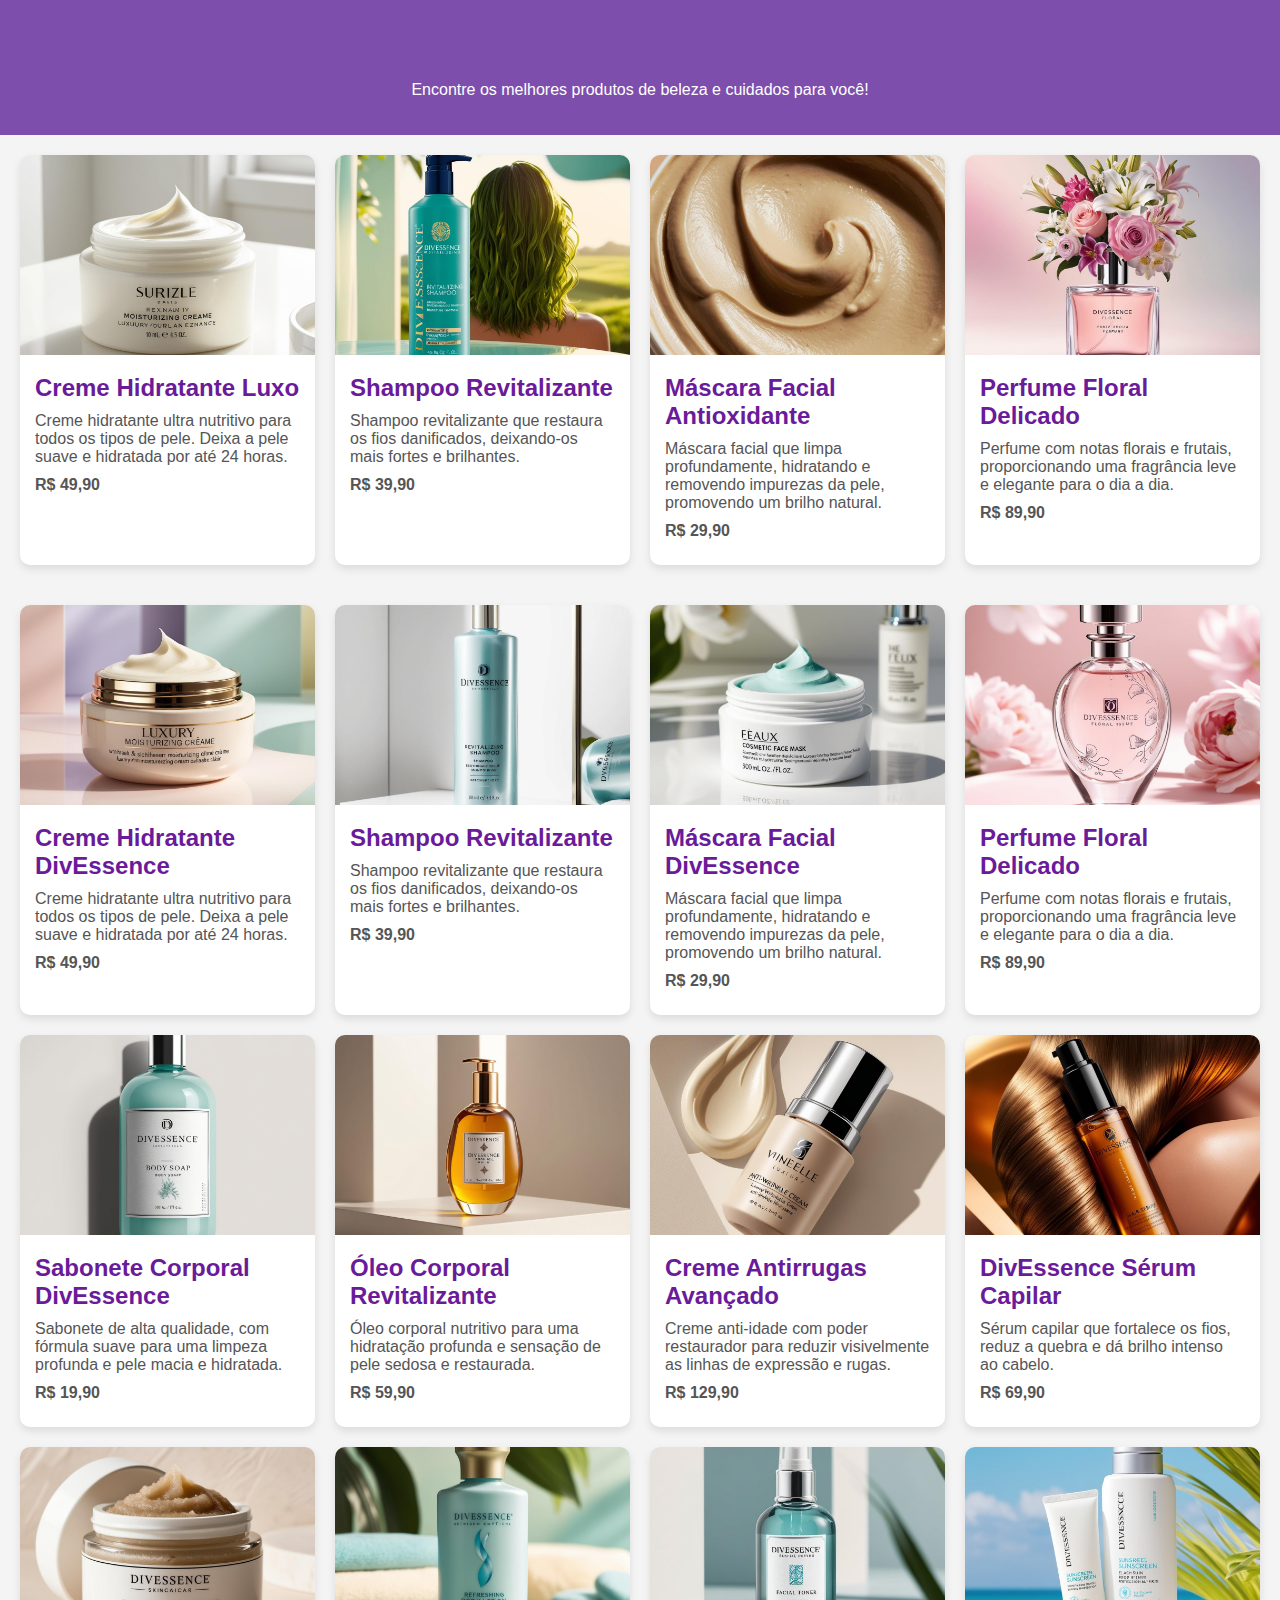
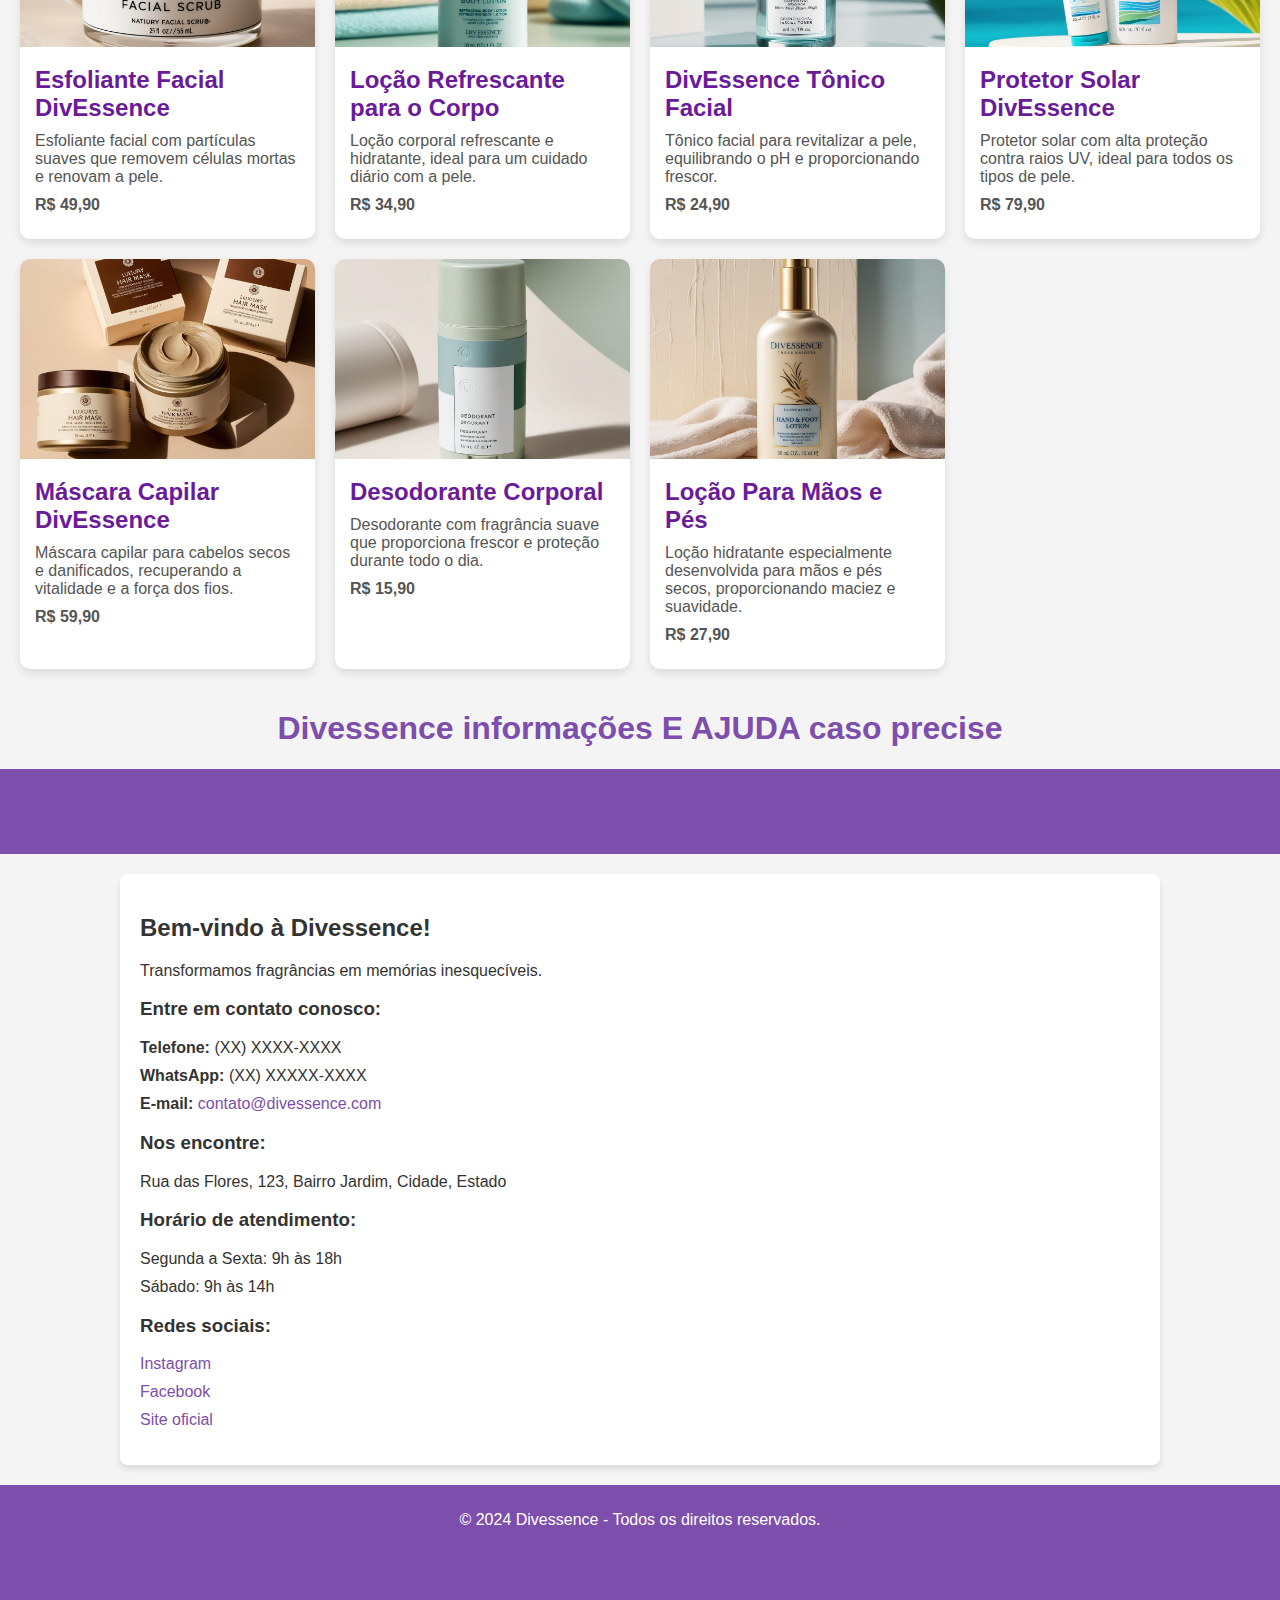
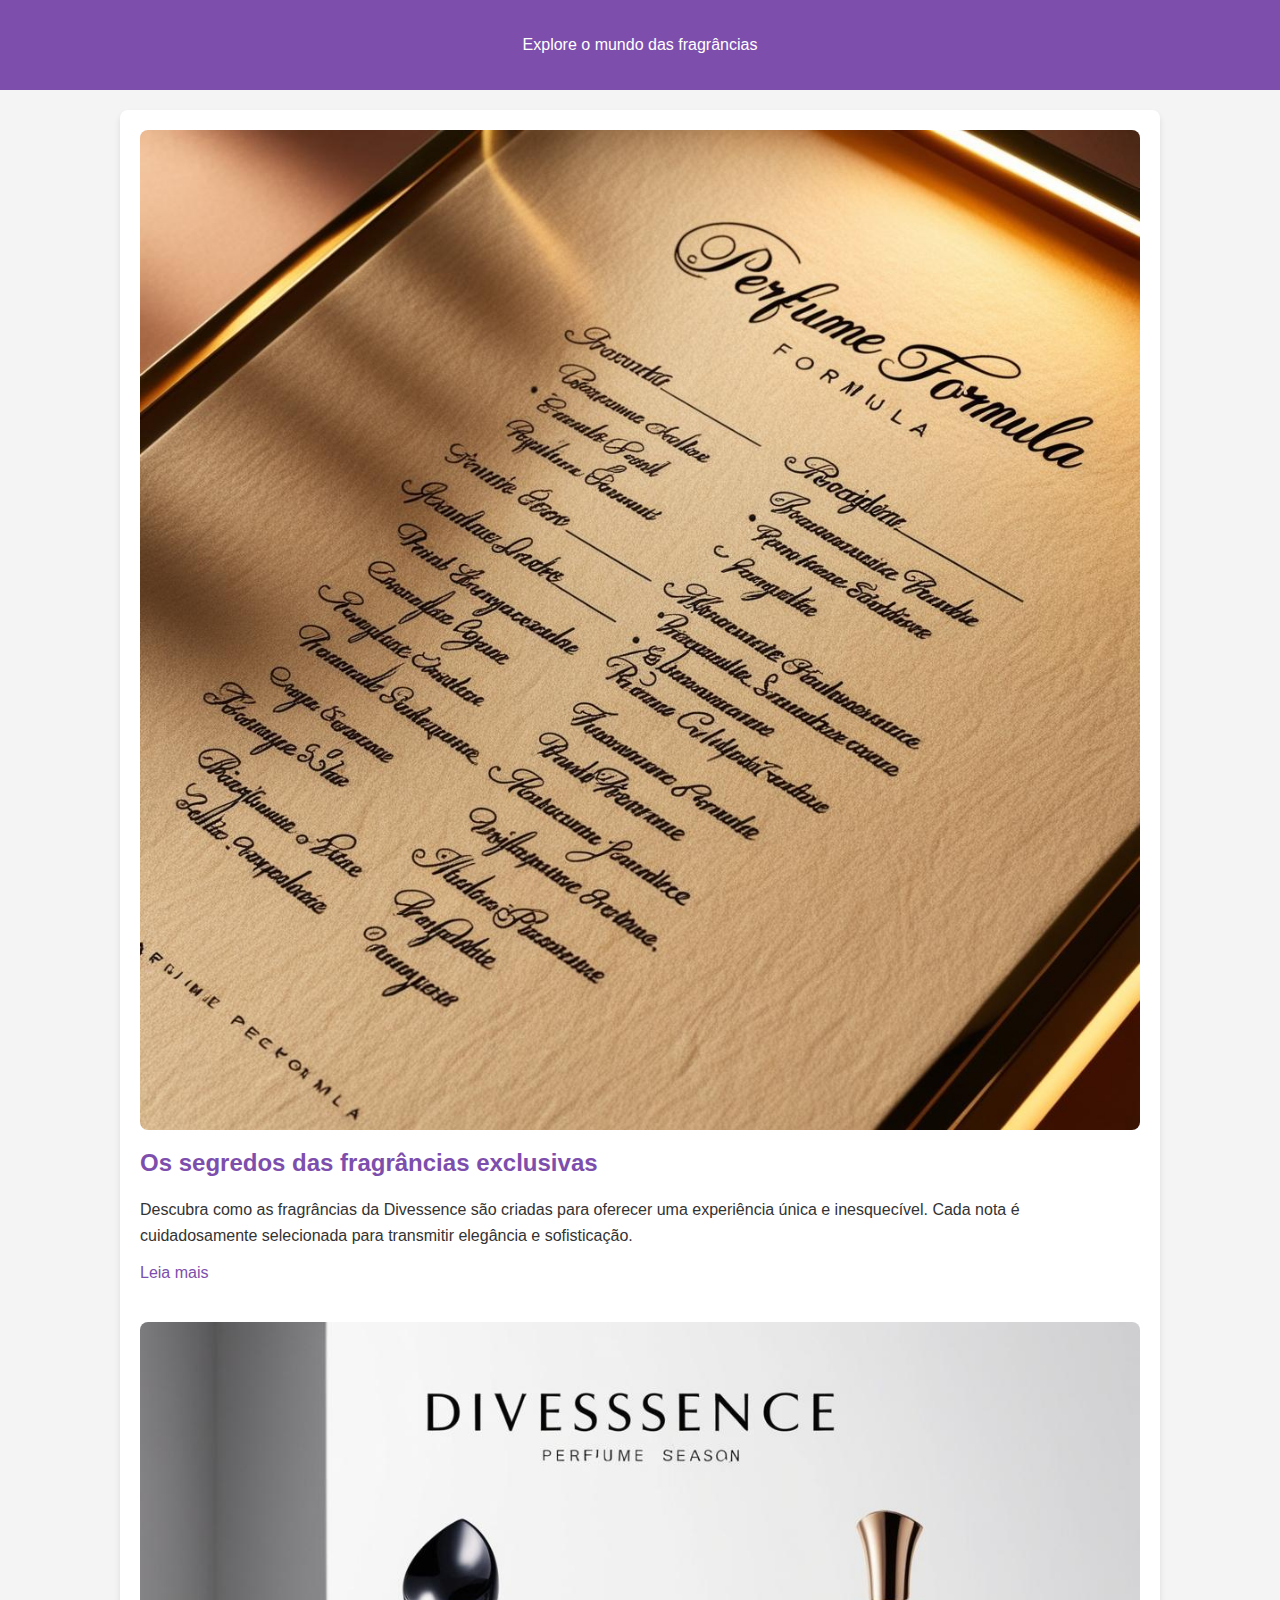
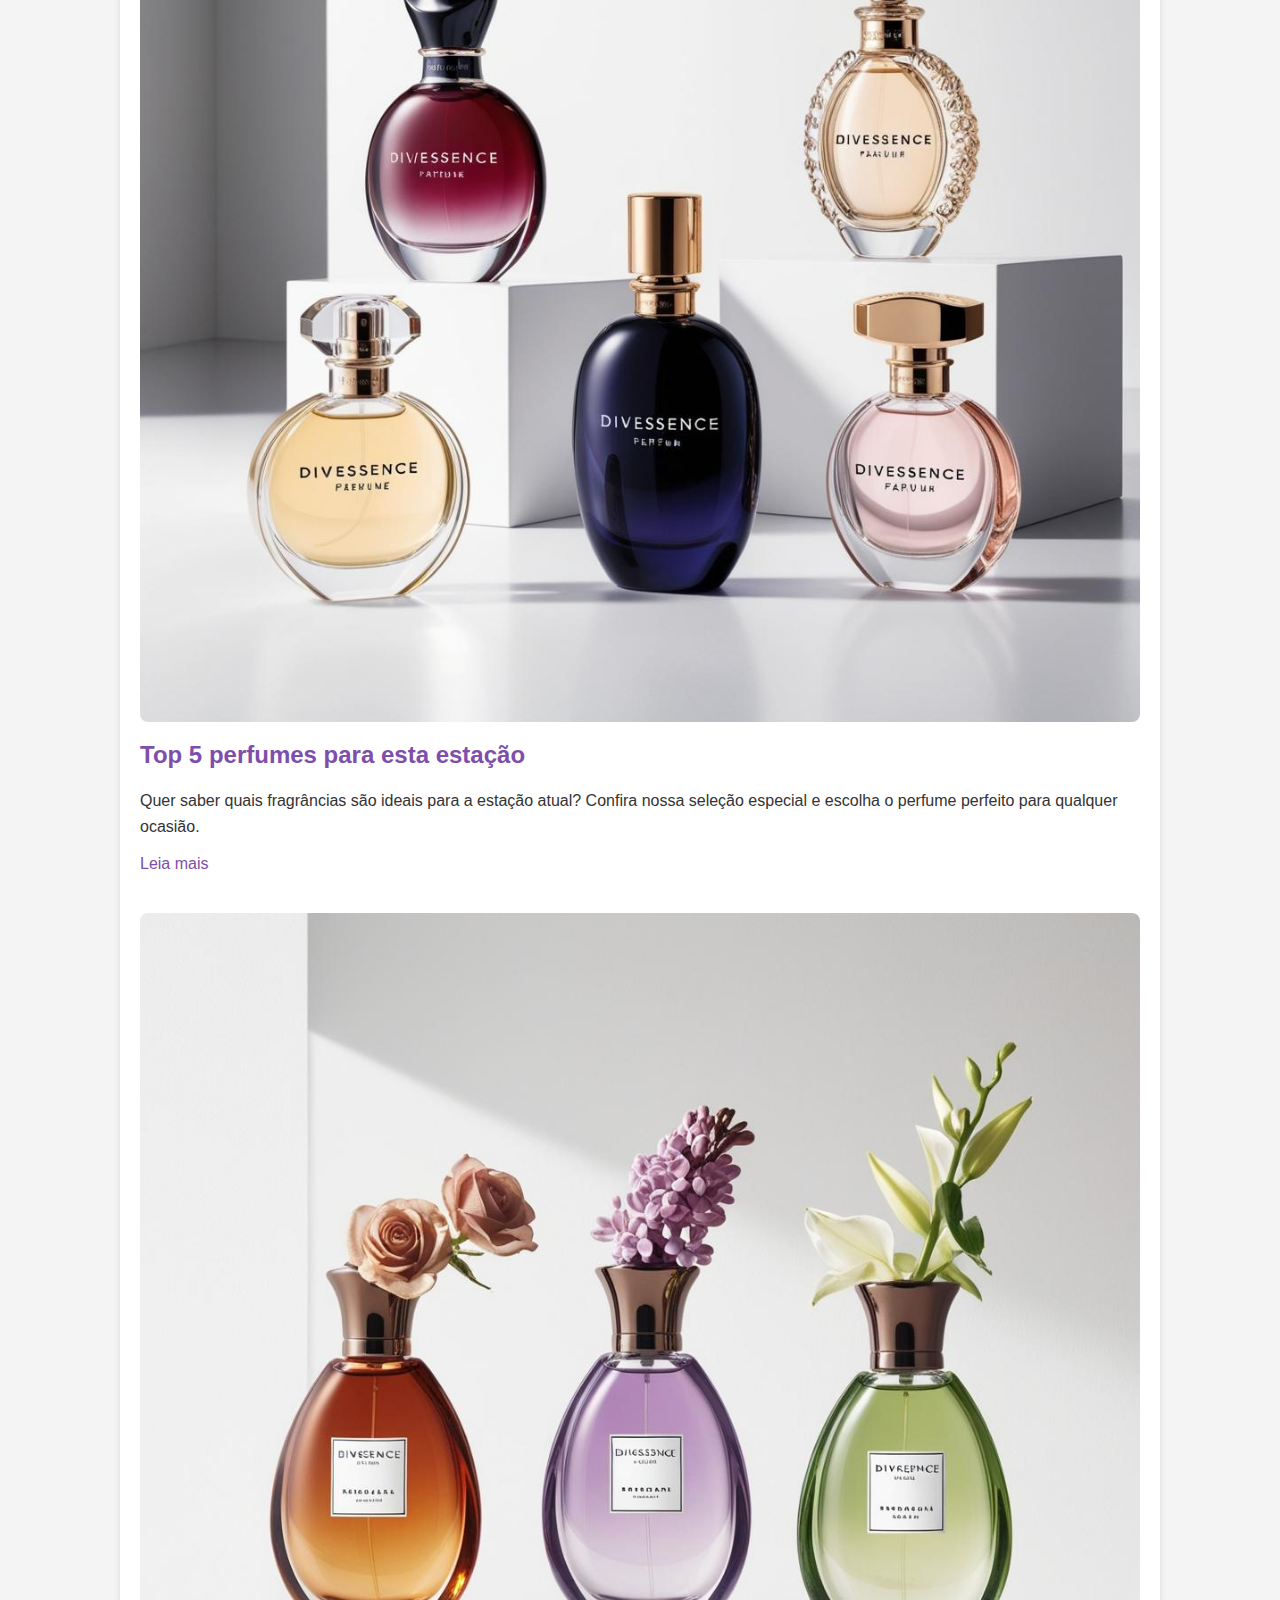
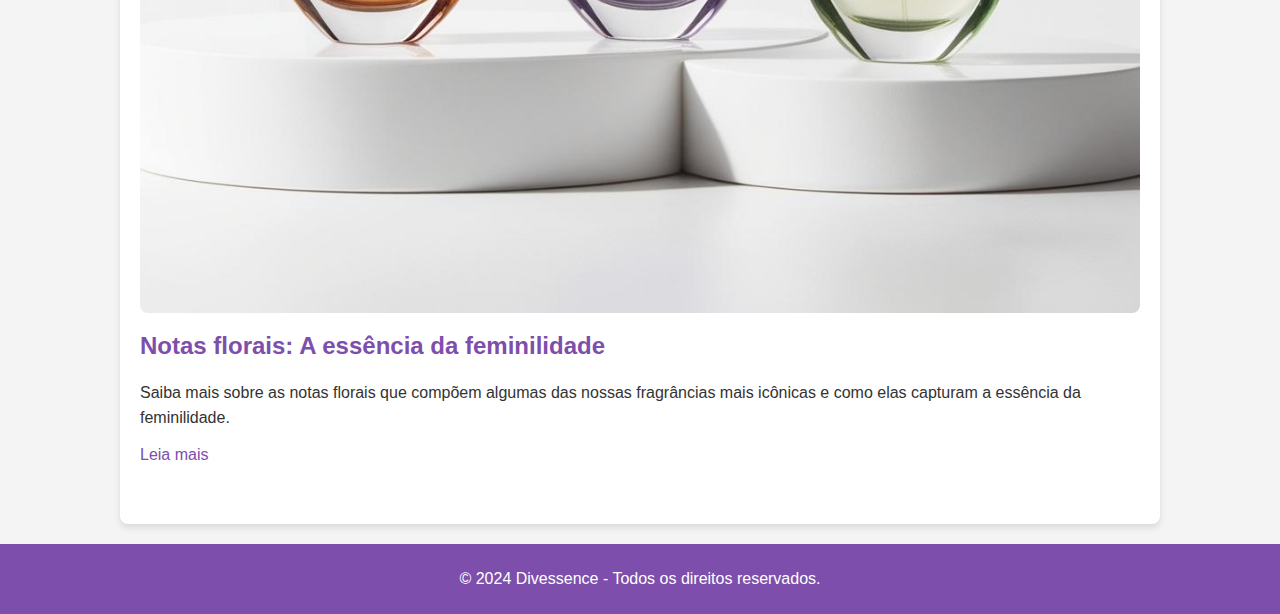
<file: Divesscence-main/catalogo.html>
<!DOCTYPE html>
<html lang="en">
<head>
    <meta charset="UTF-8">
    <meta name="viewport" content="width=device-width, initial-scale=1.0">
    <title>Document</title>
</head>
<body>
    <!DOCTYPE html>
<html lang="pt-br">
<head>
    <meta charset="UTF-8">
    <meta name="viewport" content="width=device-width, initial-scale=1.0">
    <title>DIVE DivEssence</title>
    <style>
        body {
            font-family: Arial, sans-serif;
            margin: 0;
            padding: 0;
            background-color: #f5f5f5;
        }
        header {
            background-color: #6a1b9a;
            color: white;
            padding: 20px;
            text-align: center;
        }
        .catalogo-container {
            display: grid;
            grid-template-columns: repeat(auto-fill, minmax(250px, 1fr));
            gap: 20px;
            padding: 20px;
        }
        .produto {
            background-color: white;
            border-radius: 10px;
            box-shadow: 0 4px 8px rgba(0, 0, 0, 0.1);
            overflow: hidden;
            transition: transform 0.3s ease;
        }
        .produto:hover {
            transform: translateY(-10px);
        }
        .produto img {
            width: 100%;
            height: 200px;
            object-fit: cover;
        }
        .produto-info {
            padding: 15px;
        }
        .produto-info h3 {
            margin: 0;
            font-size: 1.5em;
            color: #6a1b9a;
        }
        .produto-info p {
            color: #555;
            font-size: 1em;
            margin: 10px 0;
        }
        .preco {
            font-size: 1.2em;
            font-weight: bold;
            color: #e91e63;
        }
    </style>
</head>
<body>

<header>
    <h1>ache oque procura aqui melhores da DivEssence</h1>
    <p>Encontre os melhores produtos de beleza e cuidados para você!</p>
</header>

<div class="catalogo-container">
    <!-- Produto 1 -->
    <div class="produto">
        <img src="crme para pele .jpg" alt="Produto 1">
        <div class="produto-info">
            <h3>Creme Hidratante Luxo</h3>
            <p>Creme hidratante ultra nutritivo para todos os tipos de pele. Deixa a pele suave e hidratada por até 24 horas.</p>
            <p class="preco">R$ 49,90</p>
        </div>
    </div>

    <!-- Produto 2 -->
    <div class="produto">
        <img src="kfc.jpg" alt="Produto 2">
        <div class="produto-info">
            <h3>Shampoo Revitalizante</h3>
            <p>Shampoo revitalizante que restaura os fios danificados, deixando-os mais fortes e brilhantes.</p>
            <p class="preco">R$ 39,90</p>
        </div>
    </div>

    <!-- Produto 3 -->
    <div class="produto">
        <img src="mascara fc.jpg" alt="Produto 3">
        <div class="produto-info">
            <h3>Máscara Facial Antioxidante</h3>
            <p>Máscara facial que limpa profundamente, hidratando e removendo impurezas da pele, promovendo um brilho natural.</p>
            <p class="preco">R$ 29,90</p>
        </div>
    </div>

    <!-- Produto 4 -->
    <div class="produto">
        <img src="gpz.jpg" alt="Produto 4">
        <div class="produto-info">
            <h3>Perfume Floral Delicado</h3>
            <p>Perfume com notas florais e frutais, proporcionando uma fragrância leve e elegante para o dia a dia.</p>
            <p class="preco">R$ 89,90</p>
        </div>
    </div>
</div>
<!DOCTYPE html>

<head>
    <meta charset="UTF-8">
    <meta name="viewport" content="width=device-width, initial-scale=1.0">
    <title>DivEssence - Catálogo</title>
    <style>
        body {
            font-family: Arial, sans-serif;
            margin: 0;
            padding: 0;
            background-color: #f5f5f5;
        }
        header {
            background-color: #6a1b9a;
            color: white;
            padding: 20px;
            text-align: center;
        }
        .catalogo-container {
            display: grid;
            grid-template-columns: repeat(auto-fill, minmax(250px, 1fr));
            gap: 20px;
            padding: 20px;
        }
        .produto {
            background-color: white;
            border-radius: 10px;
            box-shadow: 0 4px 8px rgba(0, 0, 0, 0.1);
            overflow: hidden;
            transition: transform 0.3s ease;
        }
        .produto:hover {
            transform: translateY(-10px);
        }
        .produto img {
            width: 100%;
            height: 200px;
            object-fit: cover;
        }
        .produto-info {
            padding: 15px;
        }
        .produto-info h3 {
            margin: 0;
            font-size: 1.5em;
            color: #6a1b9a;
        }
        .produto-info p {
            color: #555;
            font-size: 1em;
            margin: 10px 0;
        }
        .preco {
            font-size: 1.2em;
            font-weight: bold;
            color: #e91e63;
        }
    </style>
</head>
<body>


<div class="catalogo-container">
    <!-- Produto 1 -->
    <div class="produto">
        <img src="creme de pele.jpg" alt="Produto 1">
        <div class="produto-info">
            <h3>Creme Hidratante DivEssence</h3>
            <p>Creme hidratante ultra nutritivo para todos os tipos de pele. Deixa a pele suave e hidratada por até 24 horas.</p>
            <p class="preco">R$ 49,90</p>
        </div>
    </div>

    <!-- Produto 2 -->
    <div class="produto">
        <img src="shampoo.jpg" alt="Produto 2">
        <div class="produto-info">
            <h3>Shampoo Revitalizante</h3>
            <p>Shampoo revitalizante que restaura os fios danificados, deixando-os mais fortes e brilhantes.</p>
            <p class="preco">R$ 39,90</p>
        </div>
    </div>

    <!-- Produto 3 -->
    <div class="produto">
        <img src="gp.jpg" alt="Produto 3">
        <div class="produto-info">
            <h3>Máscara Facial DivEssence</h3>
            <p>Máscara facial que limpa profundamente, hidratando e removendo impurezas da pele, promovendo um brilho natural.</p>
            <p class="preco">R$ 29,90</p>
        </div>
    </div>

    <!-- Produto 4 -->
    <div class="produto">
        <img src="perfum.jpg" alt="Produto 4">
        <div class="produto-info">
            <h3>Perfume Floral Delicado</h3>
            <p>Perfume com notas florais e frutais, proporcionando uma fragrância leve e elegante para o dia a dia.</p>
            <p class="preco">R$ 89,90</p>
        </div>
    </div>

    <!-- Produto 5 -->
    <div class="produto">
        <img src="soap dive.jpg" alt="Produto 5">
        <div class="produto-info">
            <h3>Sabonete Corporal DivEssence</h3>
            <p>Sabonete de alta qualidade, com fórmula suave para uma limpeza profunda e pele macia e hidratada.</p>
            <p class="preco">R$ 19,90</p>
        </div>
    </div>

    <!-- Produto 6 -->
    <div class="produto">
        <img src="óleo .jpg" alt="Produto 6">
        <div class="produto-info">
            <h3>Óleo Corporal Revitalizante</h3>
            <p>Óleo corporal nutritivo para uma hidratação profunda e sensação de pele sedosa e restaurada.</p>
            <p class="preco">R$ 59,90</p>
        </div>
    </div>

    <!-- Produto 7 -->
    <div class="produto">
        <img src="ruga .jpg" alt="Produto 7">
        <div class="produto-info">
            <h3>Creme Antirrugas Avançado</h3>
            <p>Creme anti-idade com poder restaurador para reduzir visivelmente as linhas de expressão e rugas.</p>
            <p class="preco">R$ 129,90</p>
        </div>
    </div>

    <!-- Produto 8 -->
    <div class="produto">
        <img src="sérum cp.jpg" alt="Produto 8">
        <div class="produto-info">
            <h3>DivEssence Sérum Capilar</h3>
            <p>Sérum capilar que fortalece os fios, reduz a quebra e dá brilho intenso ao cabelo.</p>
            <p class="preco">R$ 69,90</p>
        </div>
    </div>

    <!-- Produto 9 -->
    <div class="produto">
        <img src="efoleante.jpg" alt="Produto 9">
        <div class="produto-info">
            <h3>Esfoliante Facial DivEssence</h3>
            <p>Esfoliante facial com partículas suaves que removem células mortas e renovam a pele.</p>
            <p class="preco">R$ 49,90</p>
        </div>
    </div>

    <!-- Produto 10 -->
    <div class="produto">
        <img src="refrescante.jpg" alt="Produto 10">
        <div class="produto-info">
            <h3>Loção Refrescante para o Corpo</h3>
            <p>Loção corporal refrescante e hidratante, ideal para um cuidado diário com a pele.</p>
            <p class="preco">R$ 34,90</p>
        </div>
    </div>

    <!-- Produto 11 -->
    <div class="produto">
        <img src="tonico.jpg" alt="Produto 11">
        <div class="produto-info">
            <h3>DivEssence Tônico Facial</h3>
            <p>Tônico facial para revitalizar a pele, equilibrando o pH e proporcionando frescor.</p>
            <p class="preco">R$ 24,90</p>
        </div>
    </div>

    <!-- Produto 12 -->
    <div class="produto">
        <img src="protetor dive.jpg" alt="Produto 12">
        <div class="produto-info">
            <h3>Protetor Solar DivEssence</h3>
            <p>Protetor solar com alta proteção contra raios UV, ideal para todos os tipos de pele.</p>
            <p class="preco">R$ 79,90</p>
        </div>
    </div>

    <!-- Produto 13 -->
    <div class="produto">
        <img src="mascara cpl.jpg" alt="Produto 13">
        <div class="produto-info">
            <h3>Máscara Capilar DivEssence</h3>
            <p>Máscara capilar para cabelos secos e danificados, recuperando a vitalidade e a força dos fios.</p>
            <p class="preco">R$ 59,90</p>
        </div>
    </div>

    <!-- Produto 14 -->
    <div class="produto">
        <img src="desodorante.jpg" alt="Produto 14">
        <div class="produto-info">
            <h3>Desodorante Corporal</h3>
            <p>Desodorante com fragrância suave que proporciona frescor e proteção durante todo o dia.</p>
            <p class="preco">R$ 15,90</p>
        </div>
    </div>

    <!-- Produto 15 -->
    <div class="produto">
        <img src="loção.jpg" alt="Produto 15">
        <div class="produto-info">
            <h3>Loção Para Mãos e Pés</h3>
            <p>Loção hidratante especialmente desenvolvida para mãos e pés secos, proporcionando maciez e suavidade.</p>
            <p class="preco">R$ 27,90</p>
        </div>
    </div>
</div>
<!DOCTYPE html>
<html lang="pt-BR">
<head>
    <H1>Divessence informações
         E AJUDA caso precise
    </H1>
    <meta charset="UTF-8">
    <meta name="viewport" content="width=device-width, initial-scale=1.0">
    <title>Divessence - Contato</title>
    <style>
        
        body {
            font-family: Arial, sans-serif;
            margin: 0;
            padding: 0;
            background-color: #f9f9f9;
            color: #333;
        }
        header {
            background-color: #7D4EAC;
            color: white;
            text-align: center;
            padding: 20px;
        }
        .container {
            max-width: 800px;
            margin: 20px auto;
            background: #fff;
            padding: 20px;
            border-radius: 8px;
            box-shadow: 0 4px 6px rgba(0, 0, 0, 0.1);
        }
        h1 {
            text-align: center;
            color: #7D4EAC;
        }
        ul {
            list-style: none;
            padding: 0;
        }
        li {
            margin: 10px 0;
        }
        a {
            color: #7D4EAC;
            text-decoration: none;
        }
        a:hover {
            text-decoration: underline;
        }
        footer {
            text-align: center;
            margin-top: 20px;
            color: #777;
        }
    </style>
</head>
<body>
    <header>
        <h1>Divessence - Perfumes que encantam</h1>
    </header>
    <div class="container">
        <h2>Bem-vindo à Divessence!</h2>
        <p>Transformamos fragrâncias em memórias inesquecíveis.</p>
        <h3>Entre em contato conosco:</h3>
        <ul>
            <li><strong>Telefone:</strong> (XX) XXXX-XXXX</li>
            <li><strong>WhatsApp:</strong> (XX) XXXXX-XXXX</li>
            <li><strong>E-mail:</strong> <a href="mailto:contato@divessence.com">contato@divessence.com</a></li>
        </ul>
        <h3>Nos encontre:</h3>
        <p>Rua das Flores, 123, Bairro Jardim, Cidade, Estado</p>
        <h3>Horário de atendimento:</h3>
        <ul>
            <li>Segunda a Sexta: 9h às 18h</li>
            <li>Sábado: 9h às 14h</li>
        </ul>
        <h3>Redes sociais:</h3>
        <ul>
            <li><a href="#">Instagram</a></li>
            <li><a href="#">Facebook</a></li>
            <li><a href="#">Site oficial</a></li>
        </ul>
    </div>
    <footer>
        <p>&copy; 2024 Divessence - Todos os direitos reservados.</p>
    </footer>
</body>
</html>
</body>
</html>

</body>
</html>
<!DOCTYPE html>
<html lang="pt-BR">
<head>
    <meta charset="UTF-8">
    <meta name="viewport" content="width=device-width, initial-scale=1.0">
    <title>Blog Divessence</title>
    <style>
        body {
            font-family: Arial, sans-serif;
            margin: 0;
            padding: 0;
            background-color: #f4f4f4;
            color: #333;
        }
        header {
            background-color: #7D4EAC;
            color: white;
            padding: 20px;
            text-align: center;
        }
        header h1 {
            margin: 0;
            font-size: 2.5em;
        }
        .container {
            max-width: 1000px;
            margin: 20px auto;
            padding: 20px;
            background: #fff;
            border-radius: 8px;
            box-shadow: 0 4px 6px rgba(0, 0, 0, 0.1);
        }
        .post {
            margin-bottom: 40px;
        }
        .post img {
            max-width: 100%;
            border-radius: 8px;
        }
        .post h2 {
            margin-top: 15px;
            color: #7D4EAC;
        }
        .post p {
            line-height: 1.6;
            margin: 15px 0;
        }
        footer {
            text-align: center;
            margin-top: 20px;
            padding: 10px 0;
            background-color: #7D4EAC;
            color: white;
        }
        a {
            color: #7D4EAC;
            text-decoration: none;
        }
        a:hover {
            text-decoration: underline;
        }
    </style>
</head>
<body>
    <header>
        <h1>Blog Divessence</h1>
        <p>Explore o mundo das fragrâncias</p>
    </header>
    <div class="container">
        <!-- Primeira postagem -->
        <div class="post">
            <img src="frm.jpg" alt="Imagem de um perfume">
            <h2>Os segredos das fragrâncias exclusivas</h2>
            <p>Descubra como as fragrâncias da Divessence são criadas para oferecer uma experiência única e inesquecível. Cada nota é cuidadosamente selecionada para transmitir elegância e sofisticação.</p>
            <a href="#">Leia mais</a>
        </div>
        <!-- Segunda postagem -->
        <div class="post">
            <img src="estação.jpg" alt="Imagem de um frasco elegante de perfume">
            <h2>Top 5 perfumes para esta estação</h2>
            <p>Quer saber quais fragrâncias são ideais para a estação atual? Confira nossa seleção especial e escolha o perfume perfeito para qualquer ocasião.</p>
            <a href="#">Leia mais</a>
        </div>
        <!-- Terceira postagem -->
        <div class="post">
            <img src="florais.jpg" alt="Imagem de flores e fragrâncias">
            <h2>Notas florais: A essência da feminilidade</h2>
            <p>Saiba mais sobre as notas florais que compõem algumas das nossas fragrâncias mais icônicas e como elas capturam a essência da feminilidade.</p>
            <a href="#">Leia mais</a>
        </div>
    </div>
    <footer>
        <p>&copy; 2024 Divessence - Todos os direitos reservados.</p>
    </footer>
</body>
</html>

</body>
</html>
</file>
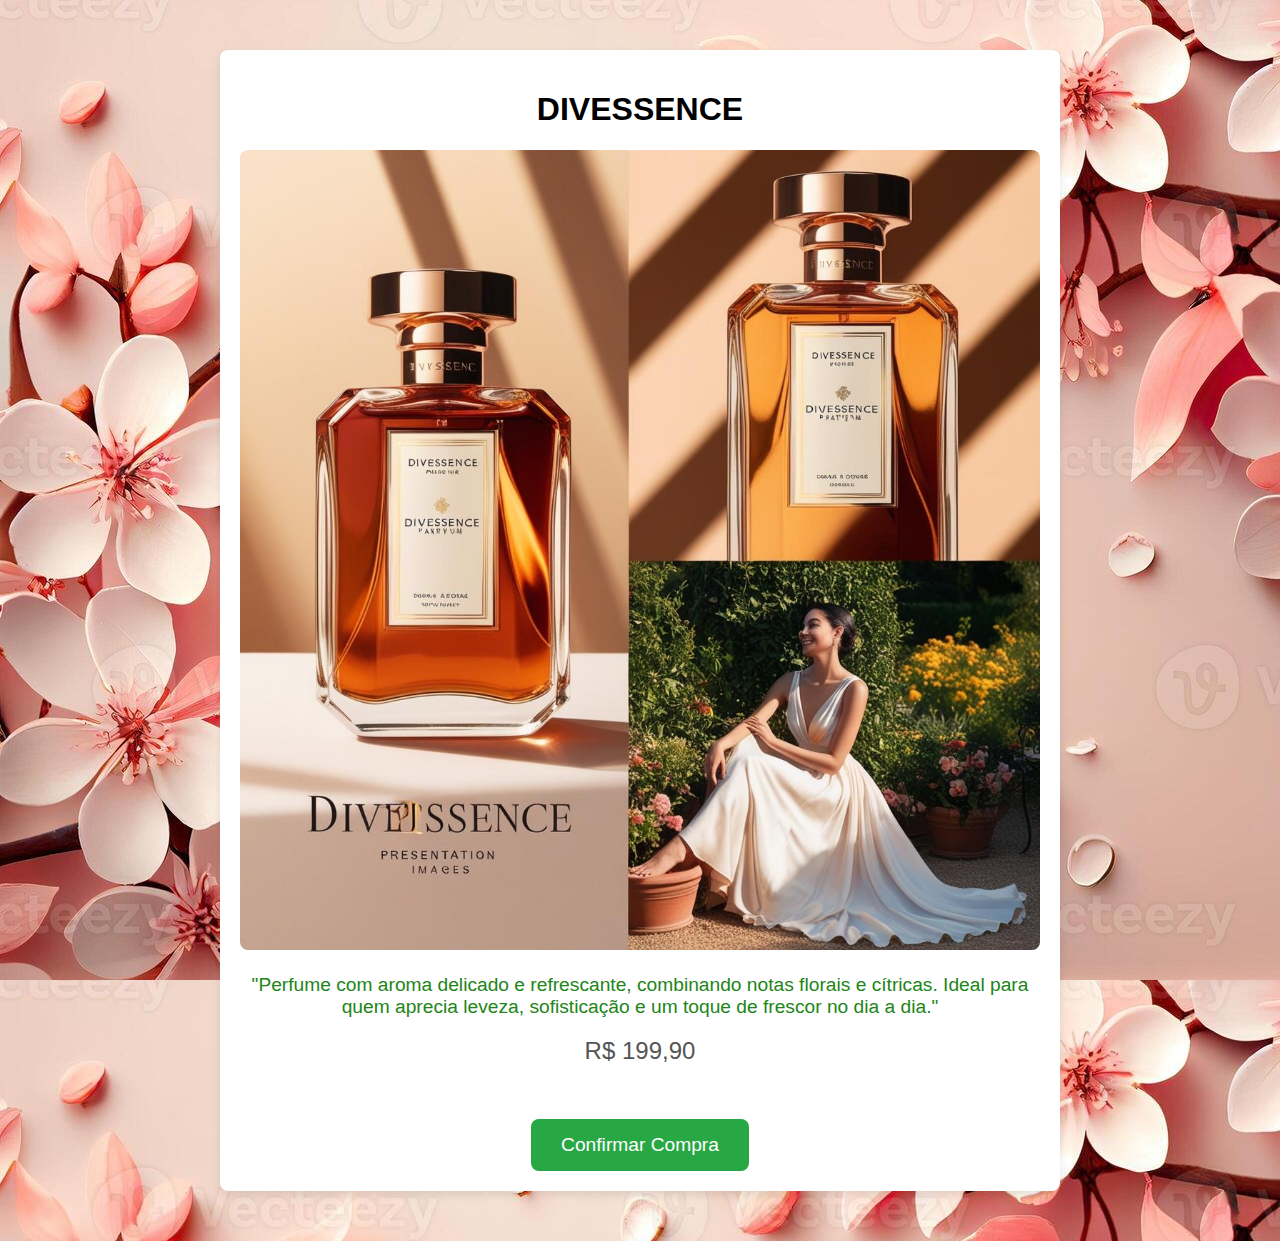
<file: Divesscence-main/compras.html>
<!DOCTYPE html>
<html lang="pt-BR">
<head>
    <meta charset="UTF-8">
    <meta name="viewport" content="width=device-width, initial-scale=1.0">
    <title>Divessence</title>
    <style>
        body {
            font-family: Arial, sans-serif;
            margin: 0;
            padding: 0;
            background-image: url(flores.jpg)
        }
        .container {
            max-width: 800px;
            margin: 50px auto;
            padding: 20px;
            background-color: #fff;
            border-radius: 8px;
            box-shadow: 0 4px 8px rgba(0, 0, 0, 0.1);
            text-align: center;
        }
        .product-image {
            max-width: 100%;
            height: auto;
            border-radius: 8px;
        }
        .product-description {
            margin-top: 20px;
            font-size: 1.2em;
            color: #218518;
        }
        .product-price {
            margin-top: 10px;
            font-size: 1.5em;
            color: #555;
        }
        .checkout-btn {
            display: inline-block;
            margin-top: 30px;
            padding: 15px 30px;
            font-size: 1.2em;
            color: #fff;
            background-color: #28a745;
            border: none;
            border-radius: 8px;
            text-decoration: none;
            cursor: pointer;
        }
        .checkout-btn:hover {
            background-color: #218838;
        }
    </style>
</head>
<body>
    <div class="container">
        <h1>DIVESSENCE</h1>
        <img src="perfume.jpg" alt="Imagem do Produto" class="product-image">
        <p class="product-description">"Perfume com aroma delicado e refrescante, combinando notas florais e cítricas. Ideal para quem aprecia leveza, sofisticação e um toque de frescor no dia a dia."</p>
        <p class="product-price">R$ 199,90</p>
        <a href="confirmar-compra.html" class="checkout-btn">Confirmar Compra</a>
    </div>
</body>
</html>
</file>
<file: Divesscence-main/style.css>
body {
    font-family: Arial,sans-serif;
    margin: -15px;
    padding: 50px;
    background-color: rgb(255, 255, 255);
    display: flex;
    justify-content: center;
    align-items: center;
    height: 150vh;    
}
.container {
    display:flex;
    justify-content: space-between;
    width: 80%;
    height: 80%;
}
.image-box {
    width: 48%;
    height: 1000%;
    cursor: pointer;
    overflow: cover;
    transition: transform 0.3s ease-in-out;
}
.clickable-img:hover {
    transform: scale(1.05);
}

body {
    margin: -15px;
    height: 100vh;
    display: flex;
    justify-content: center;
    align-items: center;
    background-color: rgb(255, 255, 255);
    font-family: Arial, sans-serif;
}
</file>
